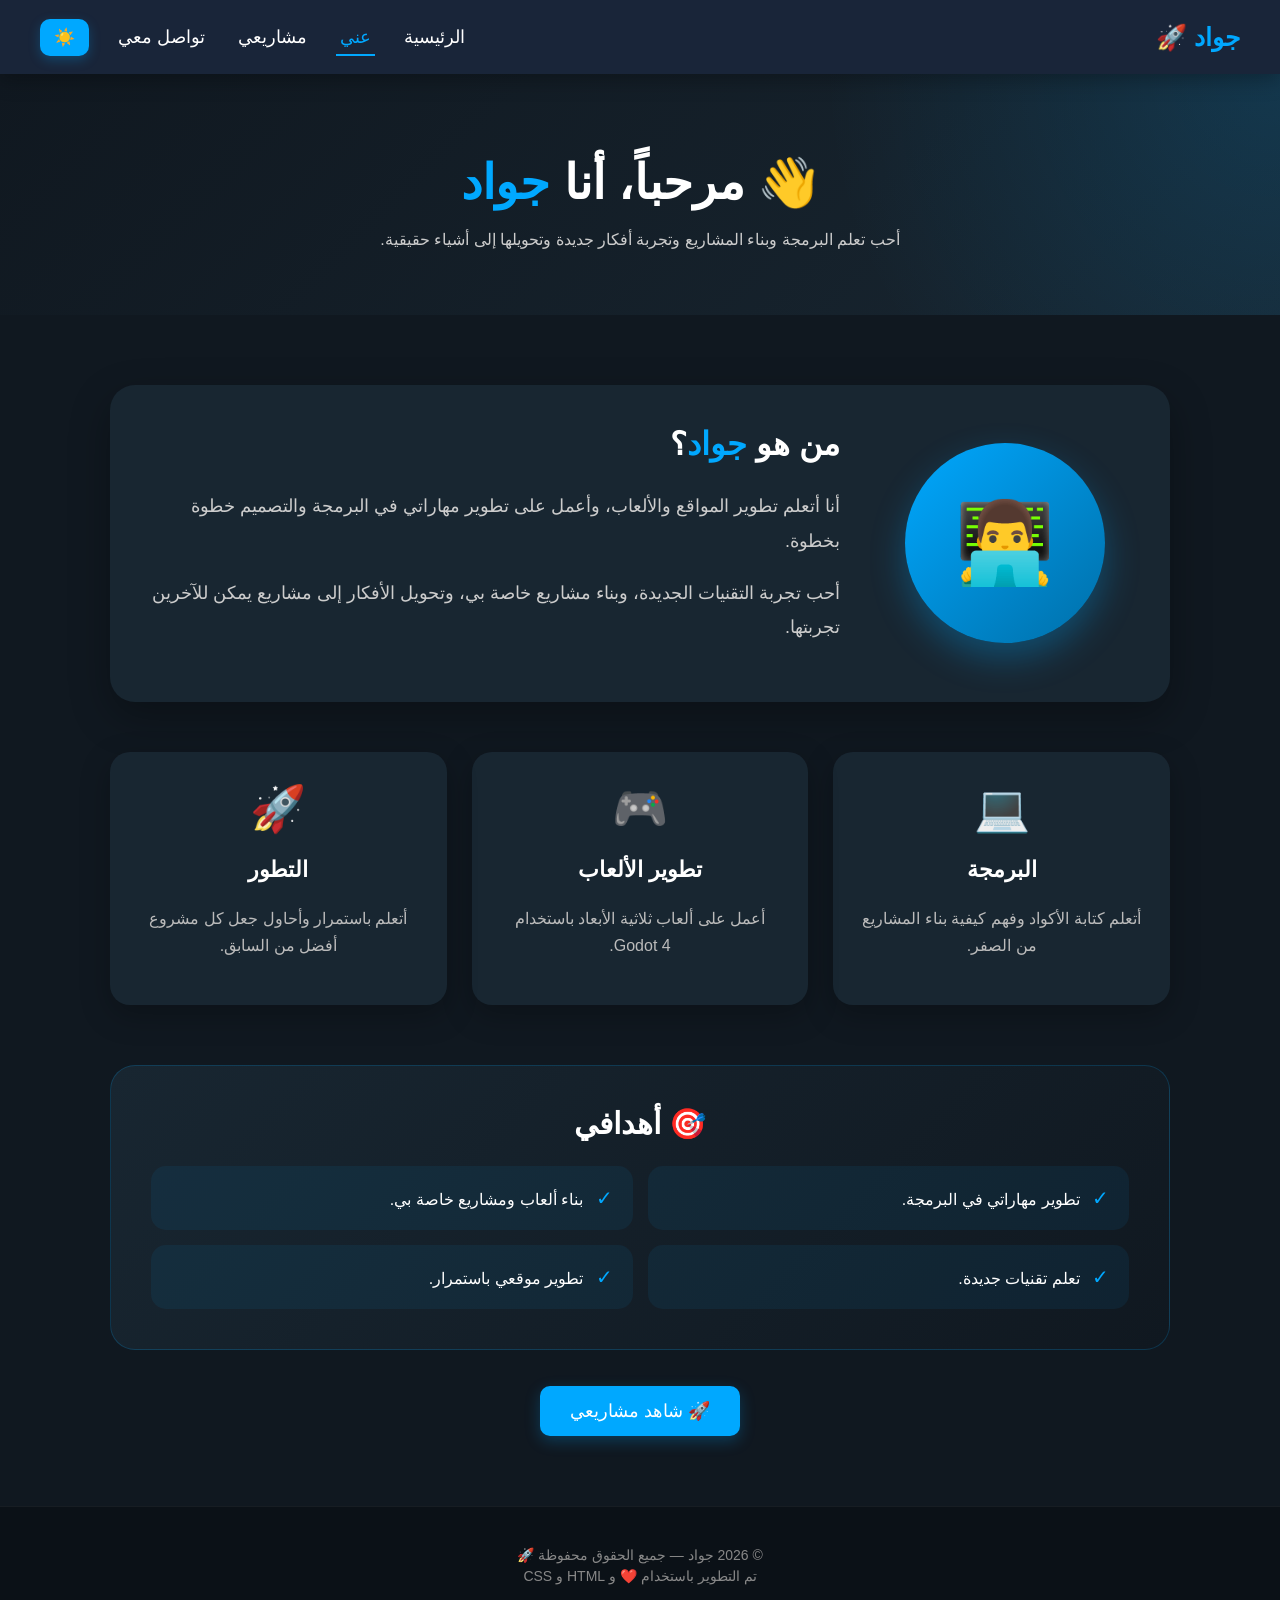
<file: about.html>
<!DOCTYPE html>
<html lang="ar" dir="rtl">

<head>
    <meta charset="UTF-8">
    <meta name="viewport" content="width=device-width, initial-scale=1.0">

    <title>عني | جواد</title>

    <link rel="stylesheet" href="style.css">

    <style>

        /* =========================
           صفحة عني
        ========================== */

        .about-hero {
            padding: 80px 20px 60px;

            background:
                radial-gradient(
                    circle at top right,
                    rgba(0, 168, 255, 0.15),
                    transparent 35%
                ),
                linear-gradient(
                    135deg,
                    #101820,
                    #182631
                );
        }

        .about-hero h1 {
            font-size: 48px;

            margin: 0 0 15px;
        }

        .about-hero h1 span {
            color: #00a8ff;
        }

        .about-hero p {
            max-width: 700px;

            margin: auto;

            color: #cccccc;

            line-height: 1.8;
        }


        /* =========================
           بطاقة التعريف
        ========================== */

        .about-container {
            max-width: 1100px;

            margin: auto;

            padding: 70px 20px;
        }

        .about-profile {
            display: grid;

            grid-template-columns: 250px 1fr;

            gap: 40px;

            align-items: center;

            padding: 40px;

            background: #182631;

            border-radius: 25px;

            box-shadow:
                0 15px 40px rgba(0, 0, 0, 0.3);

            text-align: right;
        }


        .profile-icon {
            width: 200px;
            height: 200px;

            margin: auto;

            display: flex;

            justify-content: center;
            align-items: center;

            border-radius: 50%;

            background:
                linear-gradient(
                    135deg,
                    #00a8ff,
                    #006fa8
                );

            font-size: 80px;

            box-shadow:
                0 15px 35px rgba(0, 168, 255, 0.3);
        }

        .about-profile h2 {
            font-size: 32px;

            margin-top: 0;
        }

        .about-profile h2 span {
            color: #00a8ff;
        }

        .about-profile p {
            color: #cccccc;

            font-size: 18px;

            line-height: 1.9;
        }


        /* =========================
           بطاقات المعلومات
        ========================== */

        .about-grid {
            display: grid;

            grid-template-columns:
                repeat(3, 1fr);

            gap: 25px;

            margin-top: 50px;
        }

        .about-box {
            padding: 30px 25px;

            background: #182631;

            border-radius: 20px;

            box-shadow:
                0 10px 30px rgba(0, 0, 0, 0.25);

            transition: 0.35s;

            text-align: center;
        }

        .about-box:hover {
            transform: translateY(-8px);

            box-shadow:
                0 15px 35px rgba(0, 168, 255, 0.12);
        }

        .about-box .icon {
            font-size: 45px;

            margin-bottom: 15px;
        }

        .about-box h3 {
            font-size: 22px;
        }

        .about-box p {
            color: #bbbbbb;

            font-size: 16px;

            line-height: 1.7;
        }


        /* =========================
           الأهداف
        ========================== */

        .goals {
            margin-top: 60px;

            padding: 40px;

            background:
                linear-gradient(
                    135deg,
                    #182631,
                    #101820
                );

            border-radius: 25px;

            border: 1px solid rgba(0, 168, 255, 0.2);
        }

        .goals h2 {
            font-size: 30px;

            margin-top: 0;
        }

        .goal-list {
            display: grid;

            grid-template-columns:
                repeat(2, 1fr);

            gap: 15px;

            margin-top: 25px;
        }

        .goal {
            padding: 20px;

            background: rgba(0, 168, 255, 0.07);

            border-radius: 15px;

            text-align: right;

            transition: 0.3s;
        }

        .goal:hover {
            transform: translateX(-5px);

            background: rgba(0, 168, 255, 0.12);
        }

        .goal span {
            color: #00a8ff;

            font-size: 20px;

            margin-left: 8px;
        }


        /* =========================
           الوضع الفاتح
        ========================== */

        body.light-mode .about-hero {
            background:
                radial-gradient(
                    circle at top right,
                    rgba(0, 119, 204, 0.12),
                    transparent 35%
                ),
                linear-gradient(
                    135deg,
                    #ffffff,
                    #eaf4ff
                );
        }

        body.light-mode .about-hero p {
            color: #555555;
        }

        body.light-mode .about-profile,
        body.light-mode .about-box {
            background: white;

            box-shadow:
                0 10px 30px rgba(0, 0, 0, 0.1);
        }

        body.light-mode .about-profile p,
        body.light-mode .about-box p {
            color: #555555;
        }

        body.light-mode .goals {
            background:
                linear-gradient(
                    135deg,
                    #ffffff,
                    #eaf4ff
                );
        }


        /* =========================
           الهاتف
        ========================== */

        @media (max-width: 800px) {

            .about-profile {
                grid-template-columns: 1fr;

                text-align: center;
            }

            .about-grid {
                grid-template-columns: 1fr;
            }

            .goal-list {
                grid-template-columns: 1fr;
            }

        }

        @media (max-width: 600px) {

            .about-hero h1 {
                font-size: 36px;
            }

            .about-profile {
                padding: 30px 20px;
            }

            .profile-icon {
                width: 150px;
                height: 150px;

                font-size: 60px;
            }

            .goals {
                padding: 30px 20px;
            }

        }

    </style>
</head>


<body>

    <!-- =========================
         شريط التنقل
    ========================== -->

    <nav class="navbar">

        <h2>جواد 🚀</h2>

        <div class="nav-links">

            <a href="index.html">
                الرئيسية
            </a>

            <a href="about.html" class="active">
                عني
            </a>

            <a href="projects.html">
                مشاريعي
            </a>

            <a href="contact.html">
                تواصل معي
            </a>

            <button
                id="theme-button"
                class="theme-button">
                ☀️
            </button>

        </div>

    </nav>


    <!-- =========================
         المقدمة
    ========================== -->

    <section class="about-hero">

        <h1>
            👋 مرحباً، أنا
            <span>جواد</span>
        </h1>

        <p>
            أحب تعلم البرمجة وبناء المشاريع
            وتجربة أفكار جديدة وتحويلها إلى
            أشياء حقيقية.
        </p>

    </section>


    <!-- =========================
         المحتوى
    ========================== -->

    <main class="about-container">


        <!-- بطاقة التعريف -->

        <div class="about-profile">

            <div class="profile-icon">
                👨‍💻
            </div>

            <div>

                <h2>
                    من هو <span>جواد</span>؟
                </h2>

                <p>
                    أنا أتعلم تطوير المواقع والألعاب،
                    وأعمل على تطوير مهاراتي في
                    البرمجة والتصميم خطوة بخطوة.
                </p>

                <p>
                    أحب تجربة التقنيات الجديدة،
                    وبناء مشاريع خاصة بي،
                    وتحويل الأفكار إلى مشاريع
                    يمكن للآخرين تجربتها.
                </p>

            </div>

        </div>


        <!-- معلومات -->

        <div class="about-grid">


            <div class="about-box">

                <div class="icon">
                    💻
                </div>

                <h3>
                    البرمجة
                </h3>

                <p>
                    أتعلم كتابة الأكواد وفهم
                    كيفية بناء المشاريع من الصفر.
                </p>

            </div>


            <div class="about-box">

                <div class="icon">
                    🎮
                </div>

                <h3>
                    تطوير الألعاب
                </h3>

                <p>
                    أعمل على ألعاب ثلاثية الأبعاد
                    باستخدام Godot 4.
                </p>

            </div>


            <div class="about-box">

                <div class="icon">
                    🚀
                </div>

                <h3>
                    التطور
                </h3>

                <p>
                    أتعلم باستمرار وأحاول جعل
                    كل مشروع أفضل من السابق.
                </p>

            </div>


        </div>


        <!-- الأهداف -->

        <div class="goals">

            <h2>
                🎯 أهدافي
            </h2>

            <div class="goal-list">

                <div class="goal">

                    <span>✓</span>

                    تطوير مهاراتي في البرمجة.

                </div>


                <div class="goal">

                    <span>✓</span>

                    بناء ألعاب ومشاريع خاصة بي.

                </div>


                <div class="goal">

                    <span>✓</span>

                    تعلم تقنيات جديدة.

                </div>


                <div class="goal">

                    <span>✓</span>

                    تطوير موقعي باستمرار.

                </div>

            </div>

        </div>


        <br><br>


        <a href="projects.html" class="button">
            🚀 شاهد مشاريعي
        </a>

    </main>


    <!-- =========================
         Footer
    ========================== -->

    <footer>

        <p>
            © 2026 جواد — جميع الحقوق محفوظة 🚀
        </p>

        <p>
            تم التطوير باستخدام ❤️ و HTML و CSS
        </p>

    </footer>


    <!-- =========================
         الوضع الليلي / الفاتح
    ========================== -->

    <script>

        const themeButton =
            document.getElementById("theme-button");

        const savedTheme =
            localStorage.getItem("theme");


        if (savedTheme === "light") {

            document.body.classList.add("light-mode");

            themeButton.textContent = "🌙";

        }


        themeButton.addEventListener(
            "click",
            function () {

                document.body.classList.toggle(
                    "light-mode"
                );


                if (
                    document.body.classList.contains(
                        "light-mode"
                    )
                ) {

                    themeButton.textContent = "🌙";

                    localStorage.setItem(
                        "theme",
                        "light"
                    );

                } else {

                    themeButton.textContent = "☀️";

                    localStorage.setItem(
                        "theme",
                        "dark"
                    );

                }

            }
        );

    </script>

</body>

</html>
</file>
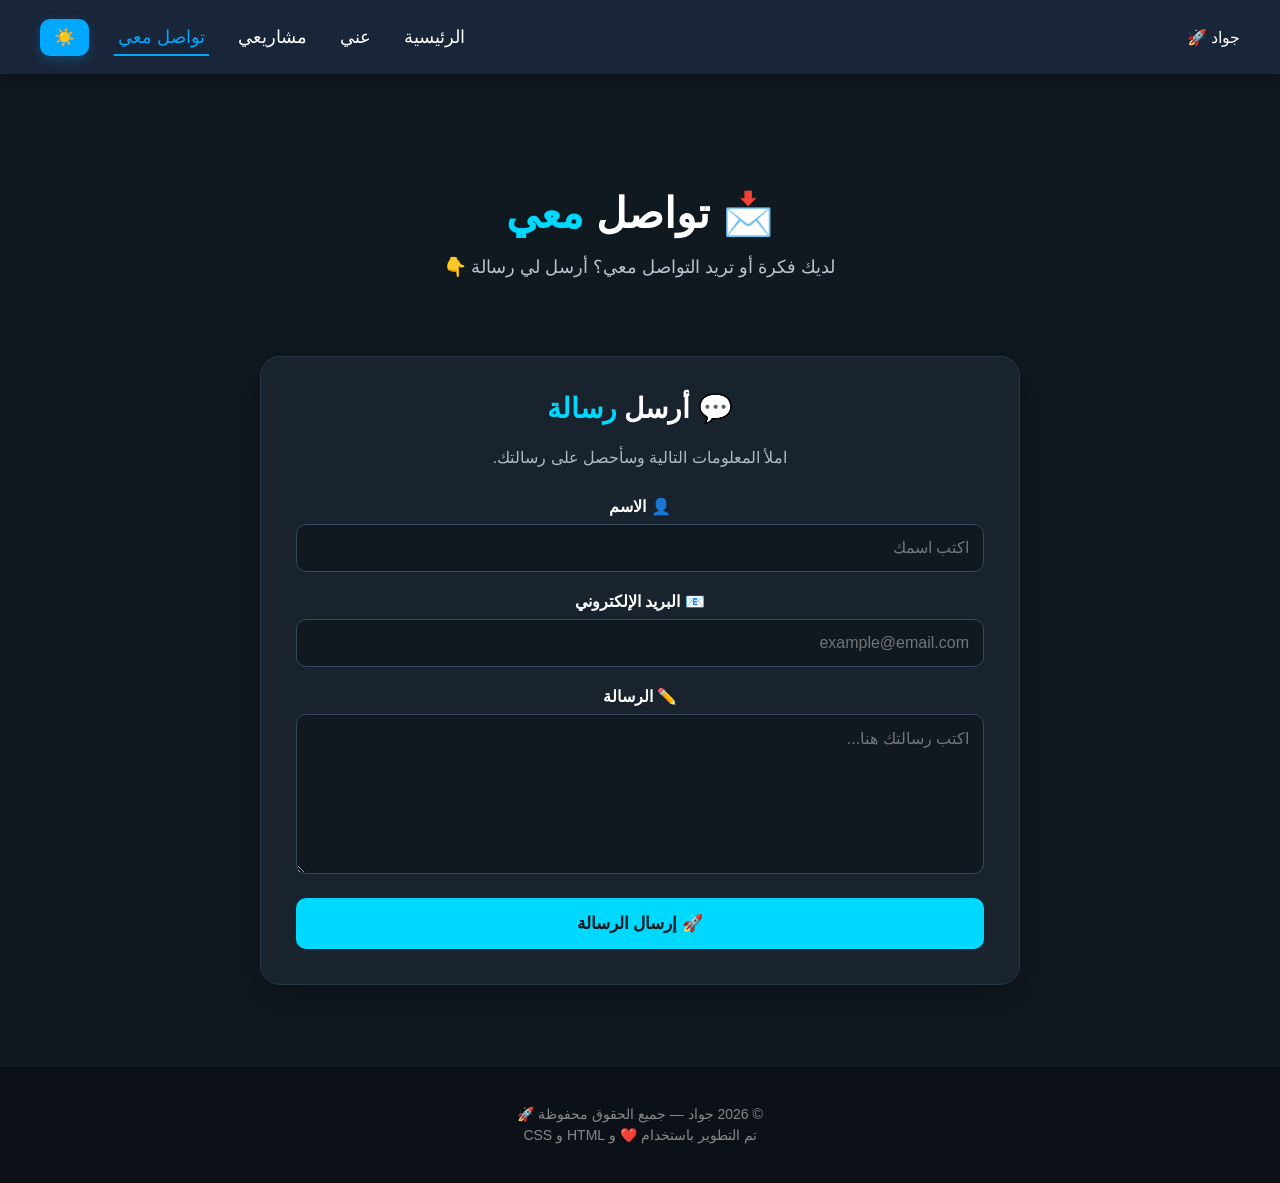
<file: contact.html>
<!DOCTYPE html>
<html lang="ar" dir="rtl">

<head>
    <meta charset="UTF-8">
    <meta name="viewport" content="width=device-width, initial-scale=1.0">

    <title>تواصل معي | جواد</title>

    <link rel="stylesheet" href="style.css">

    <style>
        .contact-hero {
            text-align: center;
            padding: 80px 20px 40px;
        }

        .contact-hero h1 {
            font-size: 42px;
            margin-bottom: 15px;
        }

        .contact-hero h1 span {
            color: #00d9ff;
        }

        .contact-hero p {
            color: #b8c4d0;
            font-size: 18px;
        }

        .contact-container {
            max-width: 800px;
            margin: 20px auto 80px;
            padding: 0 20px;
        }

        .contact-card {
            background: #18232e;
            border: 1px solid #263746;
            border-radius: 20px;
            padding: 35px;
            box-shadow: 0 15px 40px rgba(0, 0, 0, 0.25);
        }

        .contact-card h2 {
            margin-top: 0;
            font-size: 28px;
        }

        .contact-card h2 span {
            color: #00d9ff;
        }

        .contact-card p {
            color: #aebbc7;
            margin-bottom: 30px;
        }

        .form-group {
            margin-bottom: 20px;
        }

        .form-group label {
            display: block;
            margin-bottom: 8px;
            font-weight: bold;
        }

        .form-group input,
        .form-group textarea {
            width: 100%;
            box-sizing: border-box;
            padding: 14px;
            border: 1px solid #34495e;
            border-radius: 10px;
            background: #101820;
            color: white;
            font-size: 16px;
            outline: none;
            transition: 0.3s;
            font-family: Arial, sans-serif;
        }

        .form-group input:focus,
        .form-group textarea:focus {
            border-color: #00d9ff;
            box-shadow: 0 0 10px rgba(0, 217, 255, 0.15);
        }

        .form-group textarea {
            min-height: 160px;
            resize: vertical;
        }

        .send-button {
            width: 100%;
            padding: 15px;
            border: none;
            border-radius: 10px;
            background: #00d9ff;
            color: #101820;
            font-size: 17px;
            font-weight: bold;
            cursor: pointer;
            transition: 0.3s;
        }

        .send-button:hover {
            transform: translateY(-2px);
            box-shadow: 0 8px 20px rgba(0, 217, 255, 0.25);
        }

        #loading {
            display: none;
            text-align: center;
            margin-top: 20px;
            color: #00d9ff;
            font-weight: bold;
        }

        /* الوضع الفاتح */
        body.light-mode .contact-hero p {
            color: #555;
        }

        body.light-mode .contact-card {
            background: white;
            border-color: #ddd;
            box-shadow: 0 10px 30px rgba(0, 0, 0, 0.08);
        }

        body.light-mode .contact-card p {
            color: #666;
        }

        body.light-mode .form-group input,
        body.light-mode .form-group textarea {
            background: #f5f7fa;
            color: #222;
            border-color: #ccc;
        }

        body.light-mode .form-group input:focus,
        body.light-mode .form-group textarea:focus {
            border-color: #00a8c6;
        }
    </style>
</head>

<body>

    <!-- شريط التنقل -->
    <nav class="navbar">

        <div class="logo">
            جواد 🚀
        </div>

        <div class="nav-links">
            <a href="index.html">الرئيسية</a>
            <a href="about.html">عني</a>
            <a href="projects.html">مشاريعي</a>
            <a href="contact.html" class="active">تواصل معي</a>

            <button id="theme-button" class="theme-button">
                ☀️
            </button>
        </div>

    </nav>


    <!-- مقدمة الصفحة -->
    <section class="contact-hero">

        <h1>
            📩 تواصل <span>معي</span>
        </h1>

        <p>
            لديك فكرة أو تريد التواصل معي؟ أرسل لي رسالة 👇
        </p>

    </section>


    <!-- نموذج التواصل -->
    <main class="contact-container">

        <div class="contact-card">

            <h2>
                💬 أرسل <span>رسالة</span>
            </h2>

            <p>
                املأ المعلومات التالية وسأحصل على رسالتك.
            </p>


            <form id="contact-form">

                <div class="form-group">
                    <label for="name">👤 الاسم</label>

                    <input
                        type="text"
                        id="name"
                        name="name"
                        placeholder="اكتب اسمك"
                        required
                    >
                </div>


                <div class="form-group">
                    <label for="email">📧 البريد الإلكتروني</label>

                    <input
                        type="email"
                        id="email"
                        name="email"
                        placeholder="example@email.com"
                        required
                    >
                </div>


                <div class="form-group">
                    <label for="message">✏️ الرسالة</label>

                    <textarea
                        id="message"
                        name="message"
                        placeholder="اكتب رسالتك هنا..."
                        required
                    ></textarea>
                </div>


                <button
                    type="submit"
                    class="send-button"
                    id="send-button"
                >
                    🚀 إرسال الرسالة
                </button>

            </form>


            <div id="loading">
                ⏳ جارٍ إرسال الرسالة...
            </div>

        </div>

    </main>


    <!-- التذييل -->
    <footer>

        <p>
            © 2026 جواد — جميع الحقوق محفوظة 🚀
        </p>

        <p>
            تم التطوير باستخدام ❤️ و HTML و CSS
        </p>

    </footer>


    <script>

        /* =========================
           الوضع الليلي / الفاتح
        ========================= */

        const themeButton = document.getElementById("theme-button");

        const savedTheme = localStorage.getItem("theme");

        if (savedTheme === "light") {

            document.body.classList.add("light-mode");
            themeButton.textContent = "🌙";

        }


        themeButton.addEventListener("click", function () {

            document.body.classList.toggle("light-mode");

            if (document.body.classList.contains("light-mode")) {

                themeButton.textContent = "🌙";
                localStorage.setItem("theme", "light");

            } else {

                themeButton.textContent = "☀️";
                localStorage.setItem("theme", "dark");

            }

        });


        /* =========================
           إرسال النموذج
        ========================= */

        const form = document.getElementById("contact-form");
        const loading = document.getElementById("loading");
        const sendButton = document.getElementById("send-button");


        form.addEventListener("submit", async function (event) {

            event.preventDefault();

            loading.style.display = "block";
            sendButton.disabled = true;
            sendButton.textContent = "⏳ جارٍ الإرسال...";


            const formData = new FormData(form);


            try {

                const response = await fetch(
                    "https://formspree.io/f/xdeodwnq",
                    {
                        method: "POST",
                        body: formData,
                        headers: {
                            "Accept": "application/json"
                        }
                    }
                );


                if (response.ok) {

                    window.location.href = "success.html";

                } else {

                    loading.style.display = "none";
                    sendButton.disabled = false;
                    sendButton.textContent = "🚀 إرسال الرسالة";

                    alert("❌ حدث خطأ أثناء إرسال الرسالة.");

                }

            } catch (error) {

                loading.style.display = "none";
                sendButton.disabled = false;
                sendButton.textContent = "🚀 إرسال الرسالة";

                alert("❌ تعذر إرسال الرسالة. تحقق من اتصال الإنترنت.");

            }

        });

    </script>

</body>

</html>
</file>
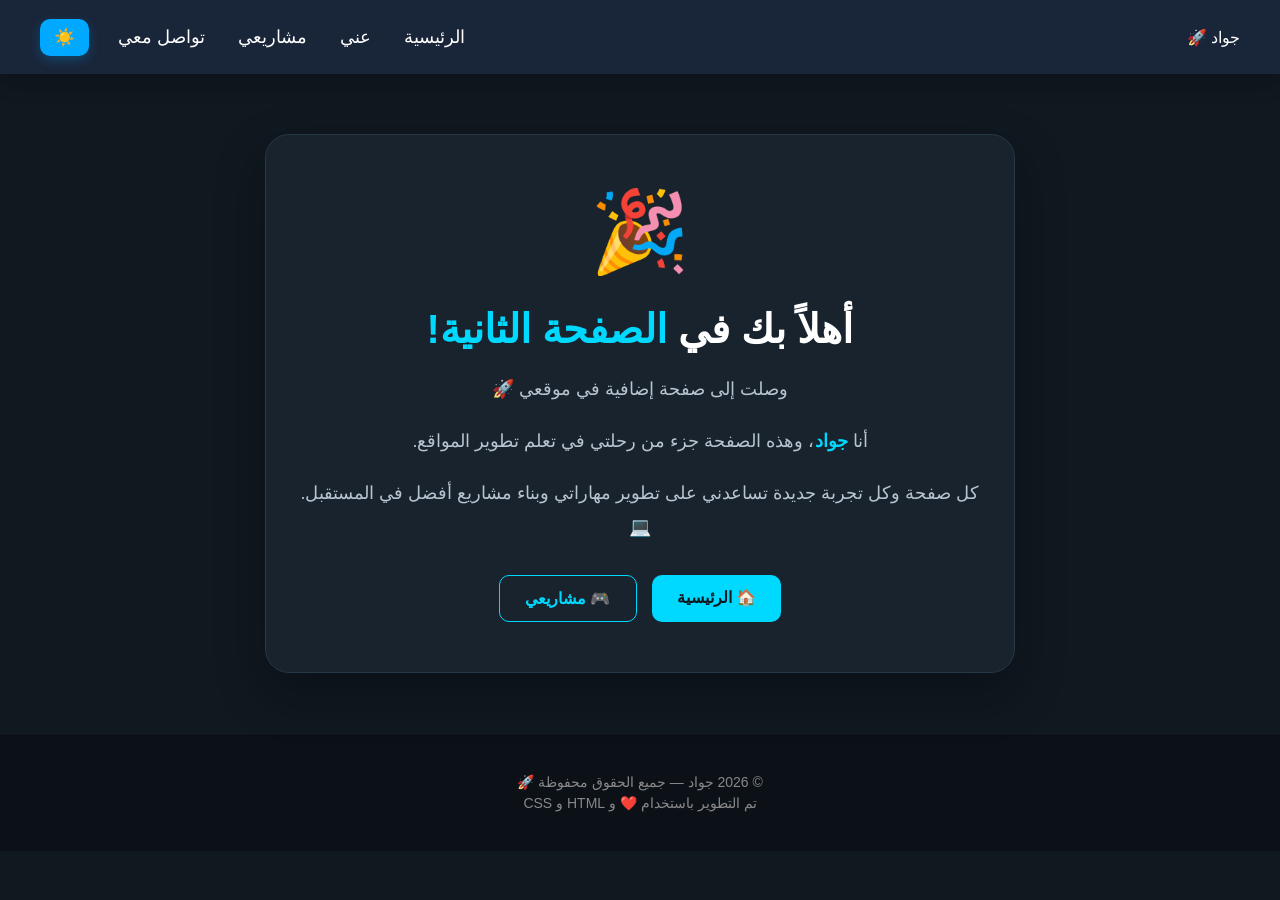
<file: page2.html>
<!DOCTYPE html>
<html lang="ar" dir="rtl">

<head>
    <meta charset="UTF-8">
    <meta name="viewport" content="width=device-width, initial-scale=1.0">

    <title>الصفحة الثانية | جواد</title>

    <link rel="stylesheet" href="style.css">

    <style>
        .page-hero {
            min-height: 65vh;
            display: flex;
            justify-content: center;
            align-items: center;
            padding: 60px 20px;
        }

        .page-card {
            max-width: 750px;
            width: 100%;
            text-align: center;
            background: #18232e;
            border: 1px solid #263746;
            border-radius: 24px;
            padding: 50px 30px;
            box-shadow: 0 20px 50px rgba(0, 0, 0, 0.3);
            animation: pageAppear 0.7s ease;
        }

        @keyframes pageAppear {
            from {
                opacity: 0;
                transform: translateY(30px);
            }

            to {
                opacity: 1;
                transform: translateY(0);
            }
        }

        .page-icon {
            font-size: 80px;
            margin-bottom: 20px;
            animation: floating 3s ease-in-out infinite;
        }

        .page-card h1 {
            font-size: 40px;
            margin-bottom: 20px;
        }

        .page-card h1 span {
            color: #00d9ff;
        }

        .page-card p {
            color: #b8c4d0;
            font-size: 18px;
            line-height: 1.9;
            margin-bottom: 15px;
        }

        .page-card .highlight {
            color: #00d9ff;
            font-weight: bold;
        }

        .page-buttons {
            display: flex;
            justify-content: center;
            gap: 15px;
            flex-wrap: wrap;
            margin-top: 30px;
        }

        .page-button {
            display: inline-block;
            padding: 13px 25px;
            border-radius: 10px;
            background: #00d9ff;
            color: #101820;
            text-decoration: none;
            font-weight: bold;
            transition: 0.3s;
        }

        .page-button:hover {
            transform: translateY(-3px);
            box-shadow: 0 8px 20px rgba(0, 217, 255, 0.25);
        }

        .page-button.secondary {
            background: transparent;
            color: #00d9ff;
            border: 1px solid #00d9ff;
        }

        body.light-mode .page-card {
            background: white;
            border-color: #ddd;
            box-shadow: 0 15px 40px rgba(0, 0, 0, 0.08);
        }

        body.light-mode .page-card p {
            color: #666;
        }

        body.light-mode .page-button.secondary {
            color: #008eaa;
            border-color: #008eaa;
        }

        @media (max-width: 700px) {

            .page-card {
                padding: 40px 20px;
            }

            .page-card h1 {
                font-size: 30px;
            }

            .page-card p {
                font-size: 16px;
            }

            .page-icon {
                font-size: 65px;
            }

            .page-buttons {
                flex-direction: column;
            }

            .page-button {
                text-align: center;
            }
        }
    </style>
</head>

<body>

    <!-- شريط التنقل -->
    <nav class="navbar">

        <div class="logo">
            جواد 🚀
        </div>

        <div class="nav-links">

            <a href="index.html">الرئيسية</a>

            <a href="about.html">عني</a>

            <a href="projects.html">مشاريعي</a>

            <a href="contact.html">تواصل معي</a>

            <button id="theme-button" class="theme-button">
                ☀️
            </button>

        </div>

    </nav>


    <!-- محتوى الصفحة -->
    <main class="page-hero">

        <div class="page-card">

            <div class="page-icon">
                🎉
            </div>

            <h1>
                أهلاً بك في <span>الصفحة الثانية!</span>
            </h1>

            <p>
                وصلت إلى صفحة إضافية في موقعي 🚀
            </p>

            <p>
                أنا <span class="highlight">جواد</span>،
                وهذه الصفحة جزء من رحلتي في تعلم تطوير المواقع.
            </p>

            <p>
                كل صفحة وكل تجربة جديدة تساعدني على تطوير مهاراتي
                وبناء مشاريع أفضل في المستقبل. 💻
            </p>


            <div class="page-buttons">

                <a href="index.html" class="page-button">
                    🏠 الرئيسية
                </a>

                <a href="projects.html" class="page-button secondary">
                    🎮 مشاريعي
                </a>

            </div>

        </div>

    </main>


    <!-- التذييل -->
    <footer>

        <p>
            © 2026 جواد — جميع الحقوق محفوظة 🚀
        </p>

        <p>
            تم التطوير باستخدام ❤️ و HTML و CSS
        </p>

    </footer>


    <!-- الوضع الليلي / الفاتح -->
    <script>

        const themeButton = document.getElementById("theme-button");

        const savedTheme = localStorage.getItem("theme");

        if (savedTheme === "light") {

            document.body.classList.add("light-mode");

            themeButton.textContent = "🌙";

        }


        themeButton.addEventListener("click", function () {

            document.body.classList.toggle("light-mode");

            if (document.body.classList.contains("light-mode")) {

                themeButton.textContent = "🌙";

                localStorage.setItem("theme", "light");

            } else {

                themeButton.textContent = "☀️";

                localStorage.setItem("theme", "dark");

            }

        });

    </script>

</body>

</html>
</file>
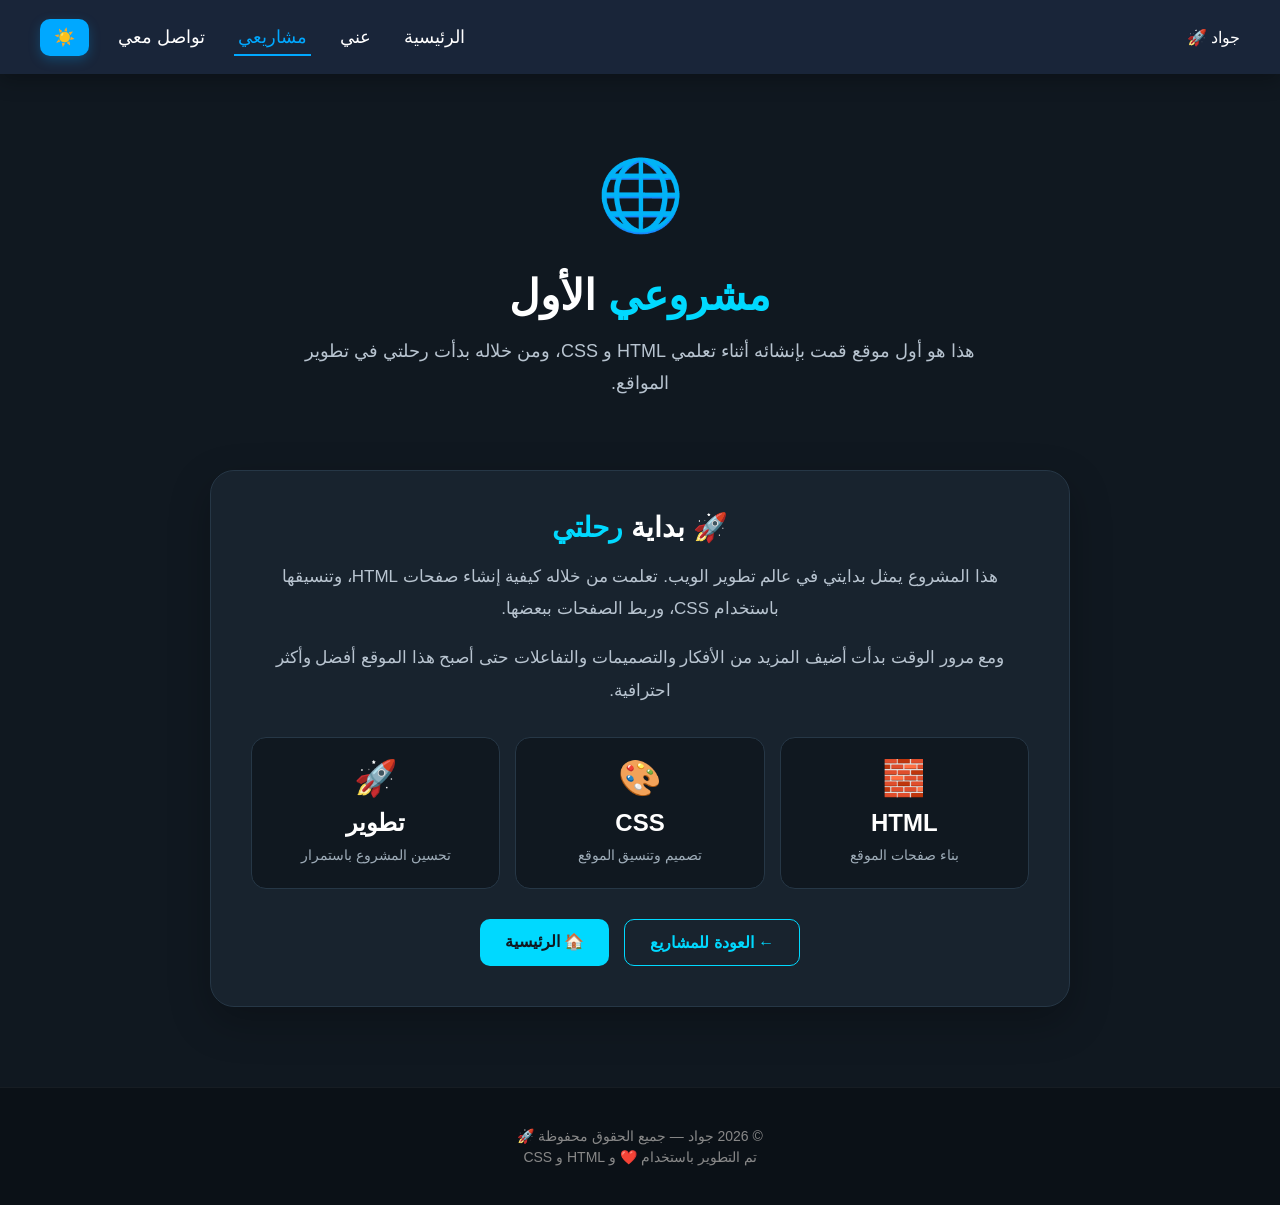
<file: project1.html>
<!DOCTYPE html>
<html lang="ar" dir="rtl">

<head>
    <meta charset="UTF-8">
    <meta name="viewport" content="width=device-width, initial-scale=1.0">

    <title>مشروعي الأول | جواد</title>

    <link rel="stylesheet" href="style.css">

    <style>
        .project-hero {
            text-align: center;
            padding: 80px 20px 40px;
        }

        .project-icon {
            font-size: 70px;
            margin-bottom: 15px;
            animation: floating 3s ease-in-out infinite;
        }

        .project-hero h1 {
            font-size: 42px;
            margin-bottom: 15px;
        }

        .project-hero h1 span {
            color: #00d9ff;
        }

        .project-hero p {
            max-width: 700px;
            margin: auto;
            color: #b8c4d0;
            font-size: 18px;
            line-height: 1.8;
        }

        .project-container {
            max-width: 900px;
            margin: 30px auto 80px;
            padding: 0 20px;
        }

        .project-card {
            background: #18232e;
            border: 1px solid #263746;
            border-radius: 24px;
            padding: 40px;
            box-shadow: 0 15px 40px rgba(0, 0, 0, 0.25);
        }

        .project-card h2 {
            font-size: 28px;
            margin-top: 0;
            margin-bottom: 15px;
        }

        .project-card h2 span {
            color: #00d9ff;
        }

        .project-card p {
            color: #b8c4d0;
            line-height: 1.9;
            font-size: 17px;
        }

        .project-features {
            display: grid;
            grid-template-columns: repeat(3, 1fr);
            gap: 15px;
            margin: 30px 0;
        }

        .feature {
            background: #101820;
            border: 1px solid #263746;
            border-radius: 15px;
            padding: 20px;
            text-align: center;
            transition: 0.3s;
        }

        .feature:hover {
            transform: translateY(-5px);
            border-color: #00d9ff;
        }

        .feature-icon {
            font-size: 35px;
            margin-bottom: 10px;
        }

        .feature h3 {
            margin: 5px 0;
        }

        .feature p {
            font-size: 14px;
            margin: 0;
            color: #9eacb8;
        }

        .project-buttons {
            display: flex;
            justify-content: center;
            gap: 15px;
            flex-wrap: wrap;
            margin-top: 30px;
        }

        .project-button {
            display: inline-block;
            padding: 13px 25px;
            border-radius: 10px;
            background: #00d9ff;
            color: #101820;
            text-decoration: none;
            font-weight: bold;
            transition: 0.3s;
        }

        .project-button:hover {
            transform: translateY(-3px);
            box-shadow: 0 8px 20px rgba(0, 217, 255, 0.25);
        }

        .project-button.secondary {
            background: transparent;
            color: #00d9ff;
            border: 1px solid #00d9ff;
        }

        body.light-mode .project-hero p {
            color: #555;
        }

        body.light-mode .project-card {
            background: white;
            border-color: #ddd;
            box-shadow: 0 15px 40px rgba(0, 0, 0, 0.08);
        }

        body.light-mode .project-card p {
            color: #666;
        }

        body.light-mode .feature {
            background: #f5f7fa;
            border-color: #ddd;
        }

        body.light-mode .feature p {
            color: #666;
        }

        body.light-mode .project-button.secondary {
            color: #008eaa;
            border-color: #008eaa;
        }

        @media (max-width: 700px) {

            .project-hero h1 {
                font-size: 32px;
            }

            .project-features {
                grid-template-columns: 1fr;
            }

            .project-card {
                padding: 25px 20px;
            }

            .project-buttons {
                flex-direction: column;
            }

            .project-button {
                text-align: center;
            }
        }
    </style>
</head>

<body>

    <!-- شريط التنقل -->
    <nav class="navbar">

        <div class="logo">
            جواد 🚀
        </div>

        <div class="nav-links">

            <a href="index.html">الرئيسية</a>

            <a href="about.html">عني</a>

            <a href="projects.html" class="active">مشاريعي</a>

            <a href="contact.html">تواصل معي</a>

            <button id="theme-button" class="theme-button">
                ☀️
            </button>

        </div>

    </nav>


    <!-- مقدمة المشروع -->
    <section class="project-hero">

        <div class="project-icon">
            🌐
        </div>

        <h1>
            <span>مشروعي</span> الأول
        </h1>

        <p>
            هذا هو أول موقع قمت بإنشائه أثناء تعلمي
            HTML و CSS، ومن خلاله بدأت رحلتي في تطوير المواقع.
        </p>

    </section>


    <!-- تفاصيل المشروع -->
    <main class="project-container">

        <div class="project-card">

            <h2>
                🚀 بداية <span>رحلتي</span>
            </h2>

            <p>
                هذا المشروع يمثل بدايتي في عالم تطوير الويب.
                تعلمت من خلاله كيفية إنشاء صفحات HTML،
                وتنسيقها باستخدام CSS، وربط الصفحات ببعضها.
            </p>

            <p>
                ومع مرور الوقت بدأت أضيف المزيد من الأفكار
                والتصميمات والتفاعلات حتى أصبح هذا الموقع
                أفضل وأكثر احترافية.
            </p>


            <!-- مميزات المشروع -->
            <div class="project-features">

                <div class="feature">

                    <div class="feature-icon">
                        🧱
                    </div>

                    <h3>HTML</h3>

                    <p>
                        بناء صفحات الموقع
                    </p>

                </div>


                <div class="feature">

                    <div class="feature-icon">
                        🎨
                    </div>

                    <h3>CSS</h3>

                    <p>
                        تصميم وتنسيق الموقع
                    </p>

                </div>


                <div class="feature">

                    <div class="feature-icon">
                        🚀
                    </div>

                    <h3>تطوير</h3>

                    <p>
                        تحسين المشروع باستمرار
                    </p>

                </div>

            </div>


            <!-- الأزرار -->
            <div class="project-buttons">

                <a href="projects.html" class="project-button secondary">
                    ← العودة للمشاريع
                </a>

                <a href="index.html" class="project-button">
                    🏠 الرئيسية
                </a>

            </div>

        </div>

    </main>


    <!-- التذييل -->
    <footer>

        <p>
            © 2026 جواد — جميع الحقوق محفوظة 🚀
        </p>

        <p>
            تم التطوير باستخدام ❤️ و HTML و CSS
        </p>

    </footer>


    <!-- الوضع الليلي / الفاتح -->
    <script>

        const themeButton = document.getElementById("theme-button");

        const savedTheme = localStorage.getItem("theme");

        if (savedTheme === "light") {

            document.body.classList.add("light-mode");

            themeButton.textContent = "🌙";

        }


        themeButton.addEventListener("click", function () {

            document.body.classList.toggle("light-mode");

            if (document.body.classList.contains("light-mode")) {

                themeButton.textContent = "🌙";

                localStorage.setItem("theme", "light");

            } else {

                themeButton.textContent = "☀️";

                localStorage.setItem("theme", "dark");

            }

        });

    </script>

</body>

</html>
</file>
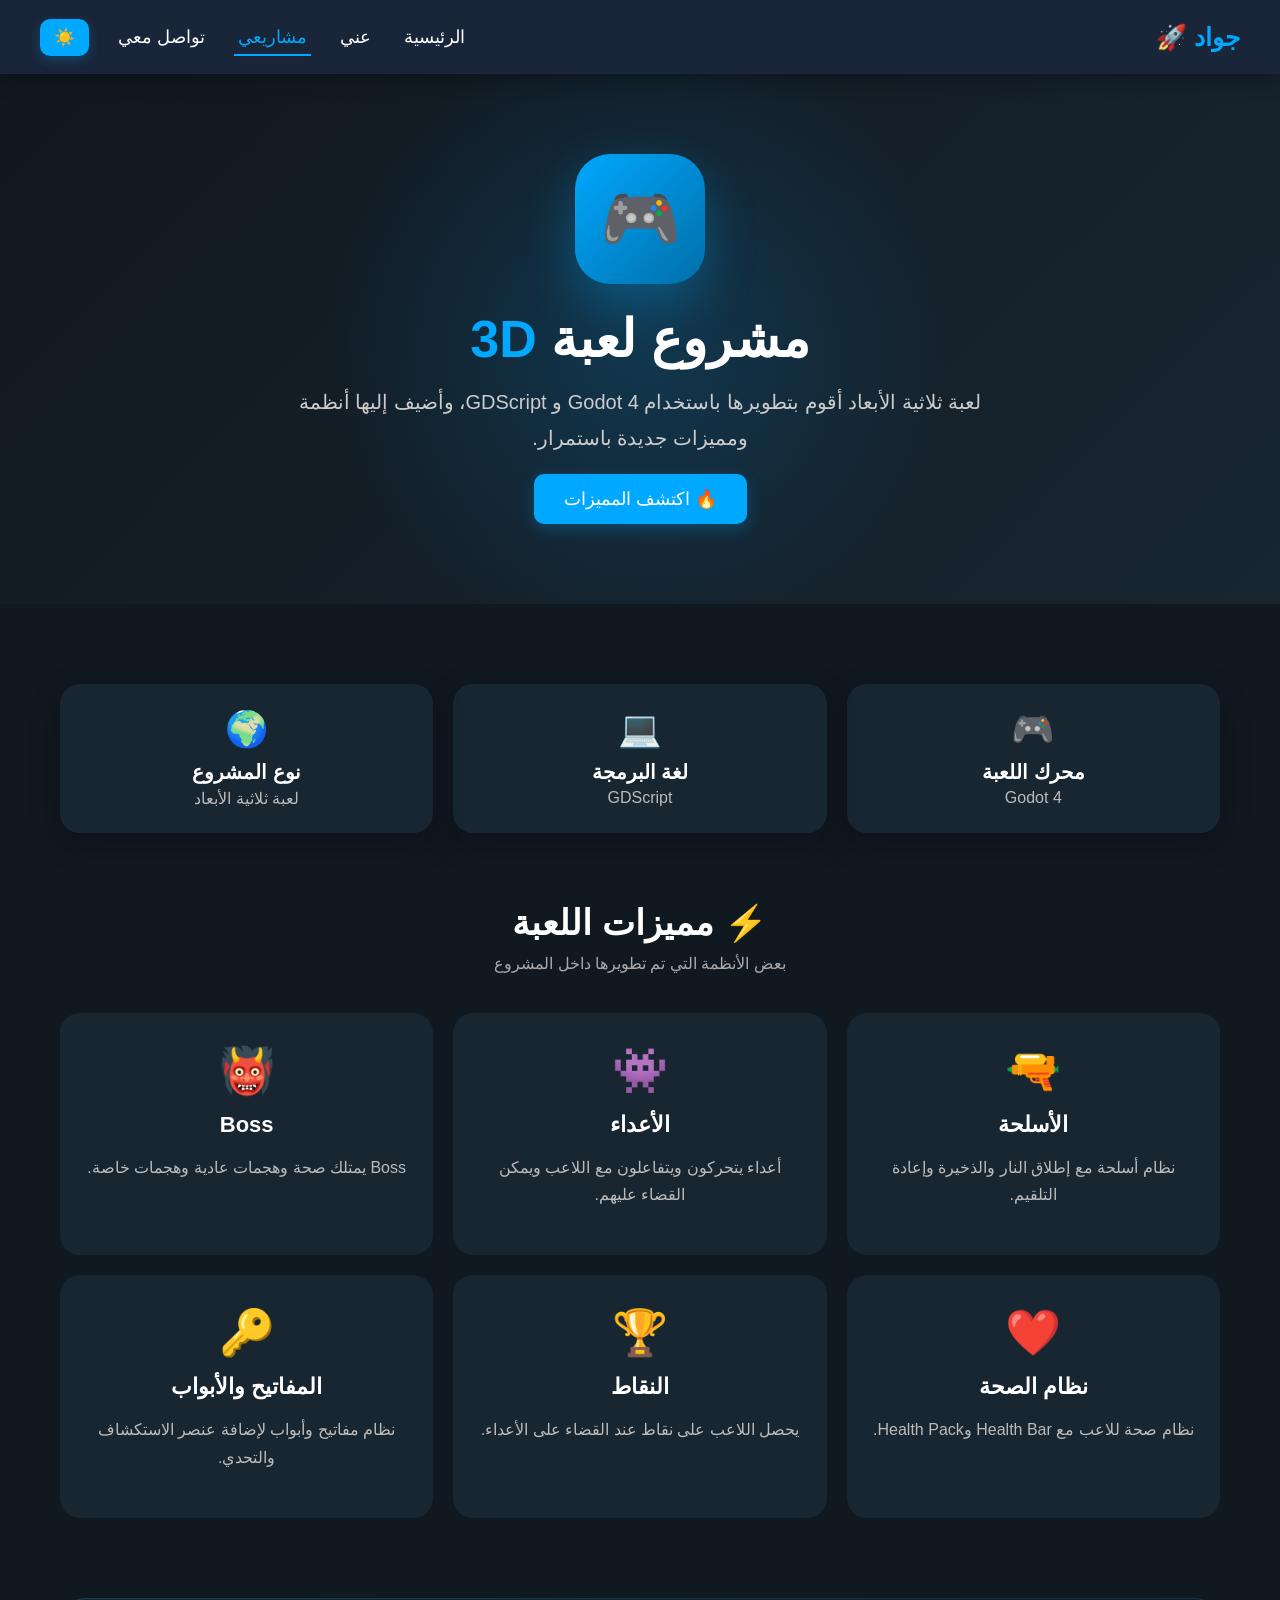
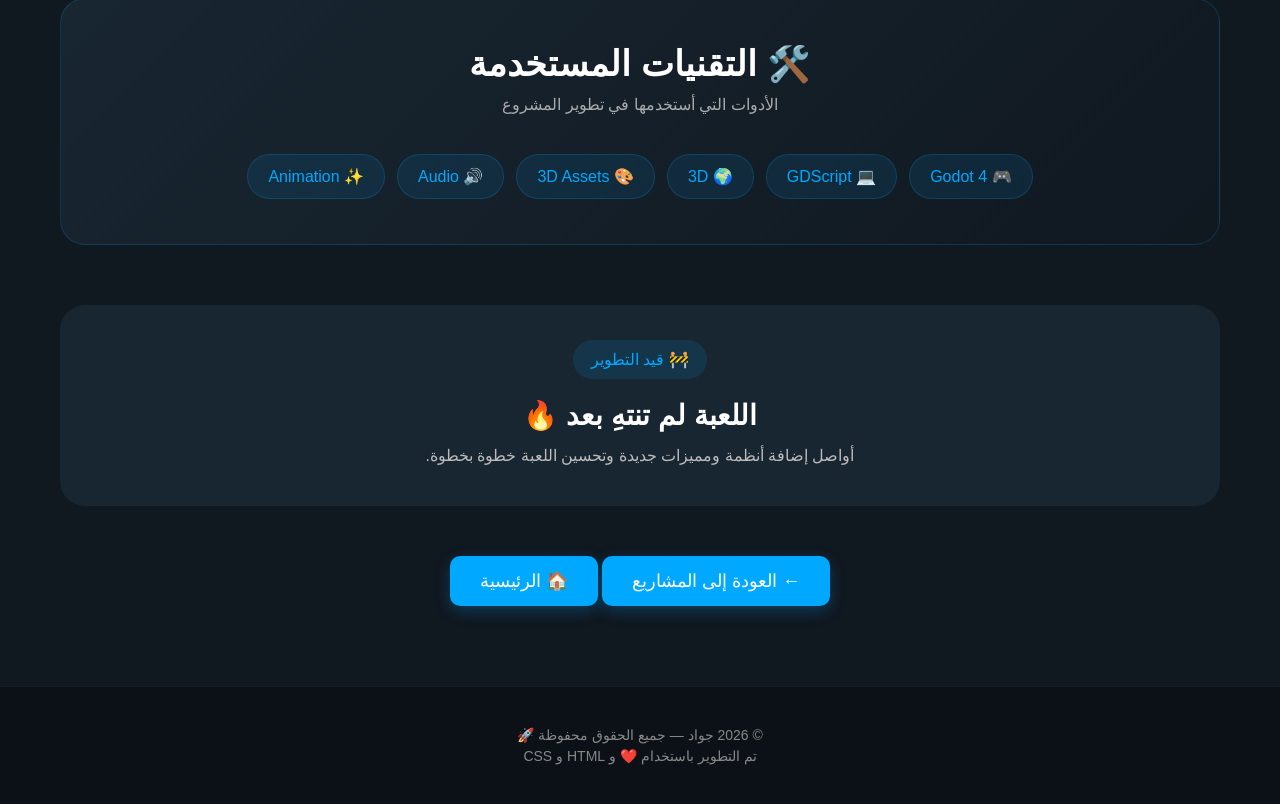
<file: project2.html>
<!DOCTYPE html>
<html lang="ar" dir="rtl">

<head>
    <meta charset="UTF-8">
    <meta name="viewport" content="width=device-width, initial-scale=1.0">

    <title>لعبة 3D | جواد</title>

    <link rel="stylesheet" href="style.css">

    <style>

        /* =========================
           رأس صفحة اللعبة
        ========================== */

        .game-hero {
            min-height: 500px;

            padding: 80px 20px;

            display: flex;
            flex-direction: column;

            justify-content: center;
            align-items: center;

            background:
                radial-gradient(
                    circle at center,
                    rgba(0, 168, 255, 0.18),
                    transparent 45%
                ),
                linear-gradient(
                    135deg,
                    #101820,
                    #182631
                );
        }

        .game-icon {
            width: 130px;
            height: 130px;

            display: flex;

            justify-content: center;
            align-items: center;

            border-radius: 35px;

            background:
                linear-gradient(
                    135deg,
                    #00a8ff,
                    #006fa8
                );

            font-size: 65px;

            box-shadow:
                0 20px 50px
                rgba(0, 168, 255, 0.3);

            margin-bottom: 25px;

            animation: floating 3s ease-in-out infinite;
        }

        @keyframes floating {

            0% {
                transform: translateY(0);
            }

            50% {
                transform: translateY(-10px);
            }

            100% {
                transform: translateY(0);
            }

        }

        .game-hero h1 {
            font-size: 52px;

            margin: 0 0 15px;
        }

        .game-hero h1 span {
            color: #00a8ff;
        }

        .game-hero p {
            max-width: 750px;

            color: #cccccc;

            font-size: 20px;

            line-height: 1.8;

            margin: 0;
        }


        /* =========================
           معلومات المشروع
        ========================== */

        .game-container {
            max-width: 1200px;

            margin: auto;

            padding: 80px 20px;
        }

        .game-info {
            display: grid;

            grid-template-columns:
                repeat(3, 1fr);

            gap: 20px;

            margin-bottom: 70px;
        }

        .info-card {
            padding: 25px;

            background: #182631;

            border-radius: 20px;

            box-shadow:
                0 10px 30px
                rgba(0, 0, 0, 0.25);

            transition: 0.3s;
        }

        .info-card:hover {
            transform: translateY(-7px);
        }

        .info-card span {
            display: block;

            font-size: 35px;

            margin-bottom: 10px;
        }

        .info-card h3 {
            margin: 5px 0;

            font-size: 20px;
        }

        .info-card p {
            margin: 0;

            color: #bbbbbb;

            font-size: 16px;
        }


        /* =========================
           عنوان القسم
        ========================== */

        .game-section-title {
            text-align: center;

            margin-bottom: 40px;
        }

        .game-section-title h2 {
            font-size: 35px;

            margin: 0 0 10px;
        }

        .game-section-title p {
            color: #aaaaaa;

            margin: 0;
        }


        /* =========================
           المميزات
        ========================== */

        .features-grid {
            display: grid;

            grid-template-columns:
                repeat(3, 1fr);

            gap: 20px;

            margin-bottom: 80px;
        }

        .feature-card {
            padding: 30px 25px;

            background: #182631;

            border-radius: 20px;

            border: 1px solid transparent;

            transition: 0.35s;

            text-align: center;
        }

        .feature-card:hover {
            transform: translateY(-8px);

            border-color: #00a8ff;

            box-shadow:
                0 15px 35px
                rgba(0, 168, 255, 0.12);
        }

        .feature-card .feature-icon {
            font-size: 45px;

            margin-bottom: 15px;
        }

        .feature-card h3 {
            font-size: 22px;

            margin: 10px 0;
        }

        .feature-card p {
            color: #bbbbbb;

            font-size: 16px;

            line-height: 1.7;
        }


        /* =========================
           التقنيات
        ========================== */

        .technologies {
            padding: 45px 30px;

            border-radius: 25px;

            background:
                linear-gradient(
                    135deg,
                    #182631,
                    #101820
                );

            border: 1px solid
                rgba(0, 168, 255, 0.2);

            margin-bottom: 60px;
        }

        .technology-list {
            display: flex;

            justify-content: center;

            flex-wrap: wrap;

            gap: 12px;

            margin-top: 25px;
        }

        .technology {
            padding: 12px 20px;

            border-radius: 25px;

            background:
                rgba(0, 168, 255, 0.1);

            color: #00a8ff;

            border: 1px solid
                rgba(0, 168, 255, 0.2);

            font-size: 16px;
        }


        /* =========================
           حالة المشروع
        ========================== */

        .game-status {
            text-align: center;

            padding: 35px;

            background: #182631;

            border-radius: 25px;

            margin-bottom: 50px;
        }

        .status-badge {
            display: inline-block;

            padding: 10px 18px;

            border-radius: 25px;

            background:
                rgba(0, 168, 255, 0.12);

            color: #00a8ff;

            margin-bottom: 15px;
        }

        .game-status h2 {
            margin: 5px 0 10px;

            font-size: 28px;
        }

        .game-status p {
            color: #bbbbbb;

            margin: 0;

            line-height: 1.8;
        }


        /* =========================
           الوضع الفاتح
        ========================== */

        body.light-mode .game-hero {
            background:
                radial-gradient(
                    circle at center,
                    rgba(0, 119, 204, 0.12),
                    transparent 45%
                ),
                linear-gradient(
                    135deg,
                    #ffffff,
                    #eaf4ff
                );
        }

        body.light-mode .game-hero p {
            color: #555555;
        }

        body.light-mode .info-card,
        body.light-mode .feature-card,
        body.light-mode .game-status {
            background: white;

            box-shadow:
                0 10px 30px
                rgba(0, 0, 0, 0.1);
        }

        body.light-mode .info-card p,
        body.light-mode .feature-card p,
        body.light-mode .game-status p {
            color: #555555;
        }

        body.light-mode .technologies {
            background:
                linear-gradient(
                    135deg,
                    #ffffff,
                    #eaf4ff
                );
        }


        /* =========================
           الهاتف
        ========================== */

        @media (max-width: 900px) {

            .game-info {
                grid-template-columns: 1fr;
            }

            .features-grid {
                grid-template-columns:
                    repeat(2, 1fr);
            }

        }

        @media (max-width: 600px) {

            .game-hero {
                padding: 60px 20px;
            }

            .game-icon {
                width: 110px;
                height: 110px;

                font-size: 55px;
            }

            .game-hero h1 {
                font-size: 38px;
            }

            .game-hero p {
                font-size: 18px;
            }

            .game-container {
                padding: 60px 20px;
            }

            .features-grid {
                grid-template-columns: 1fr;
            }

            .technologies {
                padding: 35px 20px;
            }

        }

    </style>

</head>


<body>


    <!-- =========================
         شريط التنقل
    ========================== -->

    <nav class="navbar">

        <h2>جواد 🚀</h2>

        <div class="nav-links">

            <a href="index.html">
                الرئيسية
            </a>

            <a href="about.html">
                عني
            </a>

            <a href="projects.html" class="active">
                مشاريعي
            </a>

            <a href="contact.html">
                تواصل معي
            </a>

            <button
                id="theme-button"
                class="theme-button">
                ☀️
            </button>

        </div>

    </nav>


    <!-- =========================
         Hero
    ========================== -->

    <section class="game-hero">

        <div class="game-icon">
            🎮
        </div>

        <h1>
            مشروع لعبة
            <span>3D</span>
        </h1>

        <p>
            لعبة ثلاثية الأبعاد أقوم بتطويرها
            باستخدام Godot 4 و GDScript،
            وأضيف إليها أنظمة ومميزات جديدة باستمرار.
        </p>

        <br>

        <a href="#features" class="button">
            🔥 اكتشف المميزات
        </a>

    </section>


    <!-- =========================
         معلومات المشروع
    ========================== -->

    <main class="game-container">


        <div class="game-info">

            <div class="info-card">

                <span>🎮</span>

                <h3>
                    محرك اللعبة
                </h3>

                <p>
                    Godot 4
                </p>

            </div>


            <div class="info-card">

                <span>💻</span>

                <h3>
                    لغة البرمجة
                </h3>

                <p>
                    GDScript
                </p>

            </div>


            <div class="info-card">

                <span>🌍</span>

                <h3>
                    نوع المشروع
                </h3>

                <p>
                    لعبة ثلاثية الأبعاد
                </p>

            </div>

        </div>


        <!-- =========================
             المميزات
        ========================== -->

        <section id="features">

            <div class="game-section-title">

                <h2>
                    ⚡ مميزات اللعبة
                </h2>

                <p>
                    بعض الأنظمة التي تم تطويرها داخل المشروع
                </p>

            </div>


            <div class="features-grid">


                <div class="feature-card">

                    <div class="feature-icon">
                        🔫
                    </div>

                    <h3>
                        الأسلحة
                    </h3>

                    <p>
                        نظام أسلحة مع إطلاق النار
                        والذخيرة وإعادة التلقيم.
                    </p>

                </div>


                <div class="feature-card">

                    <div class="feature-icon">
                        👾
                    </div>

                    <h3>
                        الأعداء
                    </h3>

                    <p>
                        أعداء يتحركون ويتفاعلون
                        مع اللاعب ويمكن القضاء عليهم.
                    </p>

                </div>


                <div class="feature-card">

                    <div class="feature-icon">
                        👹
                    </div>

                    <h3>
                        Boss
                    </h3>

                    <p>
                        Boss يمتلك صحة وهجمات
                        عادية وهجمات خاصة.
                    </p>

                </div>


                <div class="feature-card">

                    <div class="feature-icon">
                        ❤️
                    </div>

                    <h3>
                        نظام الصحة
                    </h3>

                    <p>
                        نظام صحة للاعب مع
                        Health Bar وHealth Pack.
                    </p>

                </div>


                <div class="feature-card">

                    <div class="feature-icon">
                        🏆
                    </div>

                    <h3>
                        النقاط
                    </h3>

                    <p>
                        يحصل اللاعب على نقاط
                        عند القضاء على الأعداء.
                    </p>

                </div>


                <div class="feature-card">

                    <div class="feature-icon">
                        🔑
                    </div>

                    <h3>
                        المفاتيح والأبواب
                    </h3>

                    <p>
                        نظام مفاتيح وأبواب لإضافة
                        عنصر الاستكشاف والتحدي.
                    </p>

                </div>


            </div>

        </section>


        <!-- =========================
             التقنيات
        ========================== -->

        <section class="technologies">

            <div class="game-section-title">

                <h2>
                    🛠️ التقنيات المستخدمة
                </h2>

                <p>
                    الأدوات التي أستخدمها في تطوير المشروع
                </p>

            </div>


            <div class="technology-list">

                <span class="technology">
                    🎮 Godot 4
                </span>

                <span class="technology">
                    💻 GDScript
                </span>

                <span class="technology">
                    🌍 3D
                </span>

                <span class="technology">
                    🎨 3D Assets
                </span>

                <span class="technology">
                    🔊 Audio
                </span>

                <span class="technology">
                    ✨ Animation
                </span>

            </div>

        </section>


        <!-- =========================
             حالة المشروع
        ========================== -->

        <section class="game-status">

            <span class="status-badge">
                🚧 قيد التطوير
            </span>

            <h2>
                اللعبة لم تنتهِ بعد 🔥
            </h2>

            <p>
                أواصل إضافة أنظمة ومميزات جديدة
                وتحسين اللعبة خطوة بخطوة.
            </p>

        </section>


        <!-- =========================
             أزرار التنقل
        ========================== -->

        <div>

            <a href="projects.html" class="button">
                ← العودة إلى المشاريع
            </a>

            <a href="index.html" class="button">
                🏠 الرئيسية
            </a>

        </div>


    </main>


    <!-- =========================
         Footer
    ========================== -->

    <footer>

        <p>
            © 2026 جواد — جميع الحقوق محفوظة 🚀
        </p>

        <p>
            تم التطوير باستخدام ❤️ و HTML و CSS
        </p>

    </footer>


    <!-- =========================
         الوضع الليلي / الفاتح
    ========================== -->

    <script>

        const themeButton =
            document.getElementById("theme-button");

        const savedTheme =
            localStorage.getItem("theme");


        if (savedTheme === "light") {

            document.body.classList.add("light-mode");

            themeButton.textContent = "🌙";

        }


        themeButton.addEventListener(
            "click",
            function () {

                document.body.classList.toggle(
                    "light-mode"
                );


                if (
                    document.body.classList.contains(
                        "light-mode"
                    )
                ) {

                    themeButton.textContent = "🌙";

                    localStorage.setItem(
                        "theme",
                        "light"
                    );

                } else {

                    themeButton.textContent = "☀️";

                    localStorage.setItem(
                        "theme",
                        "dark"
                    );

                }

            }
        );

    </script>

</body>

</html>
</file>
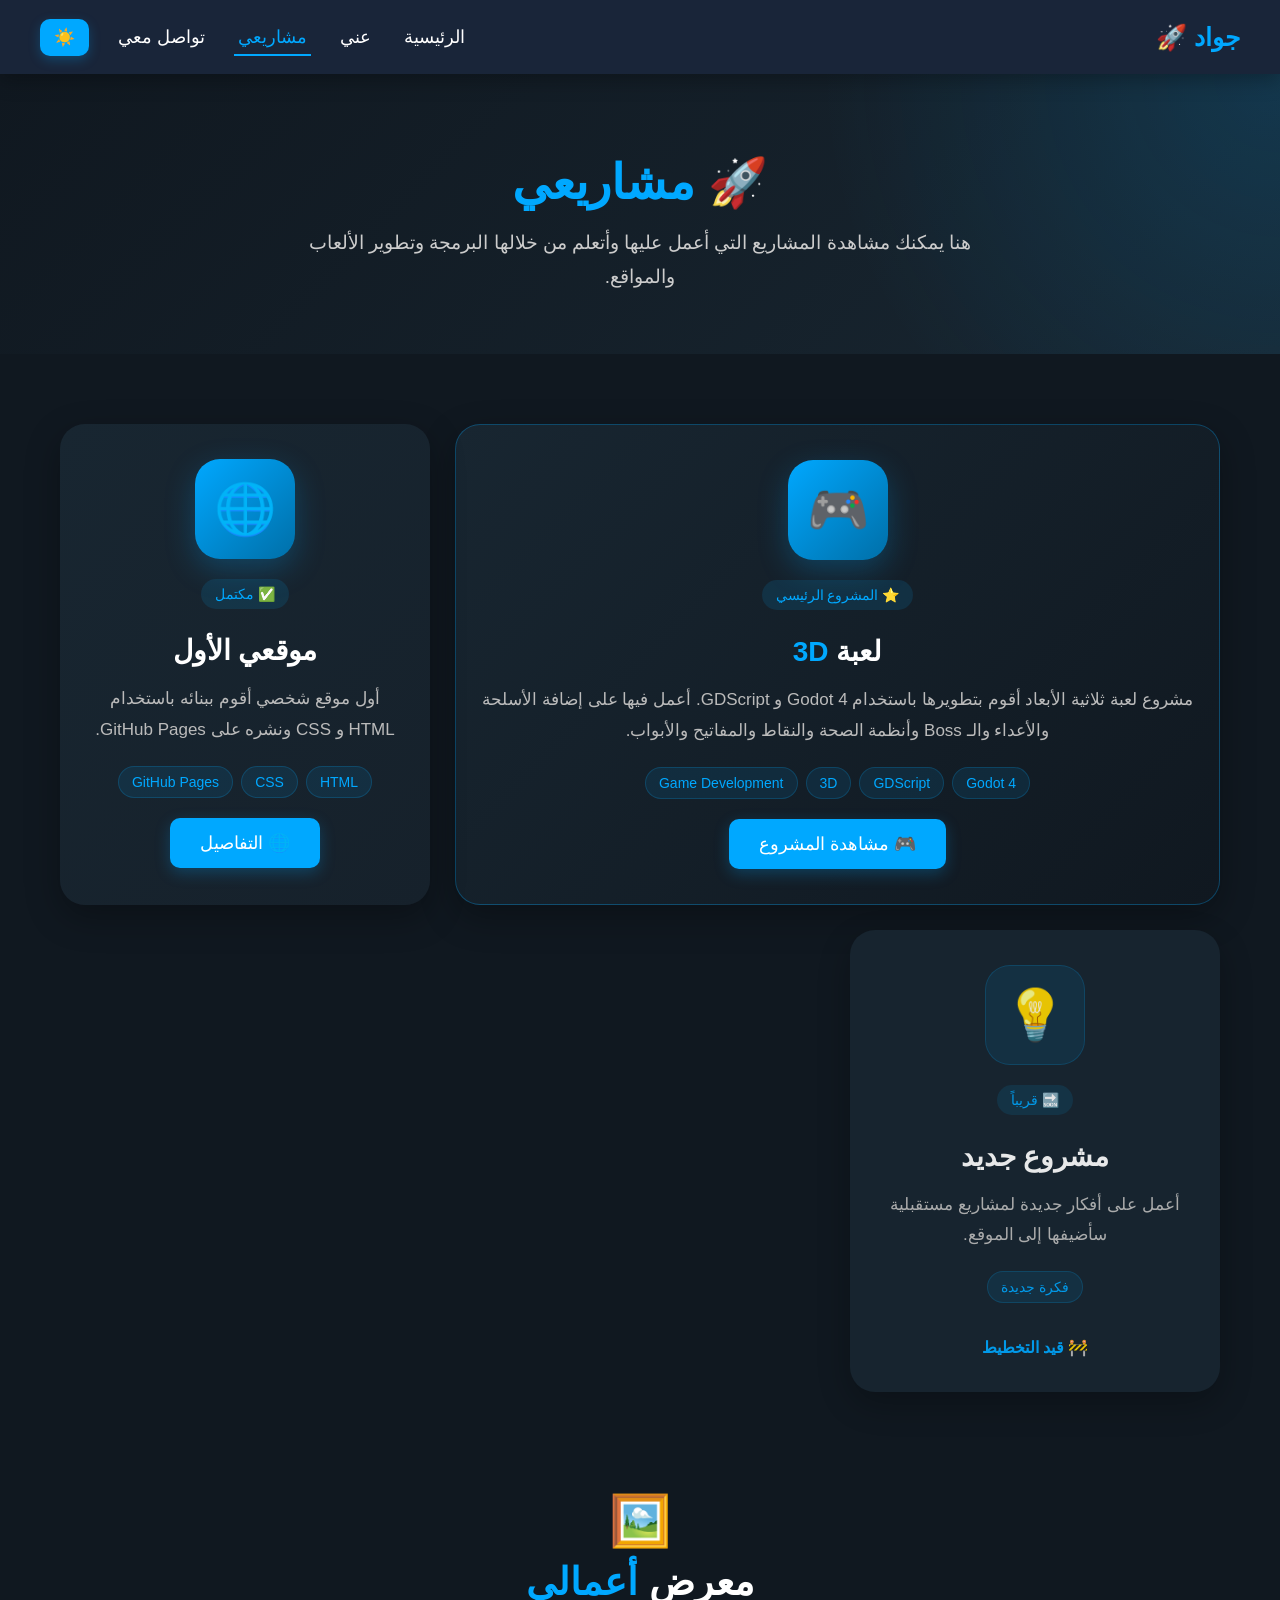
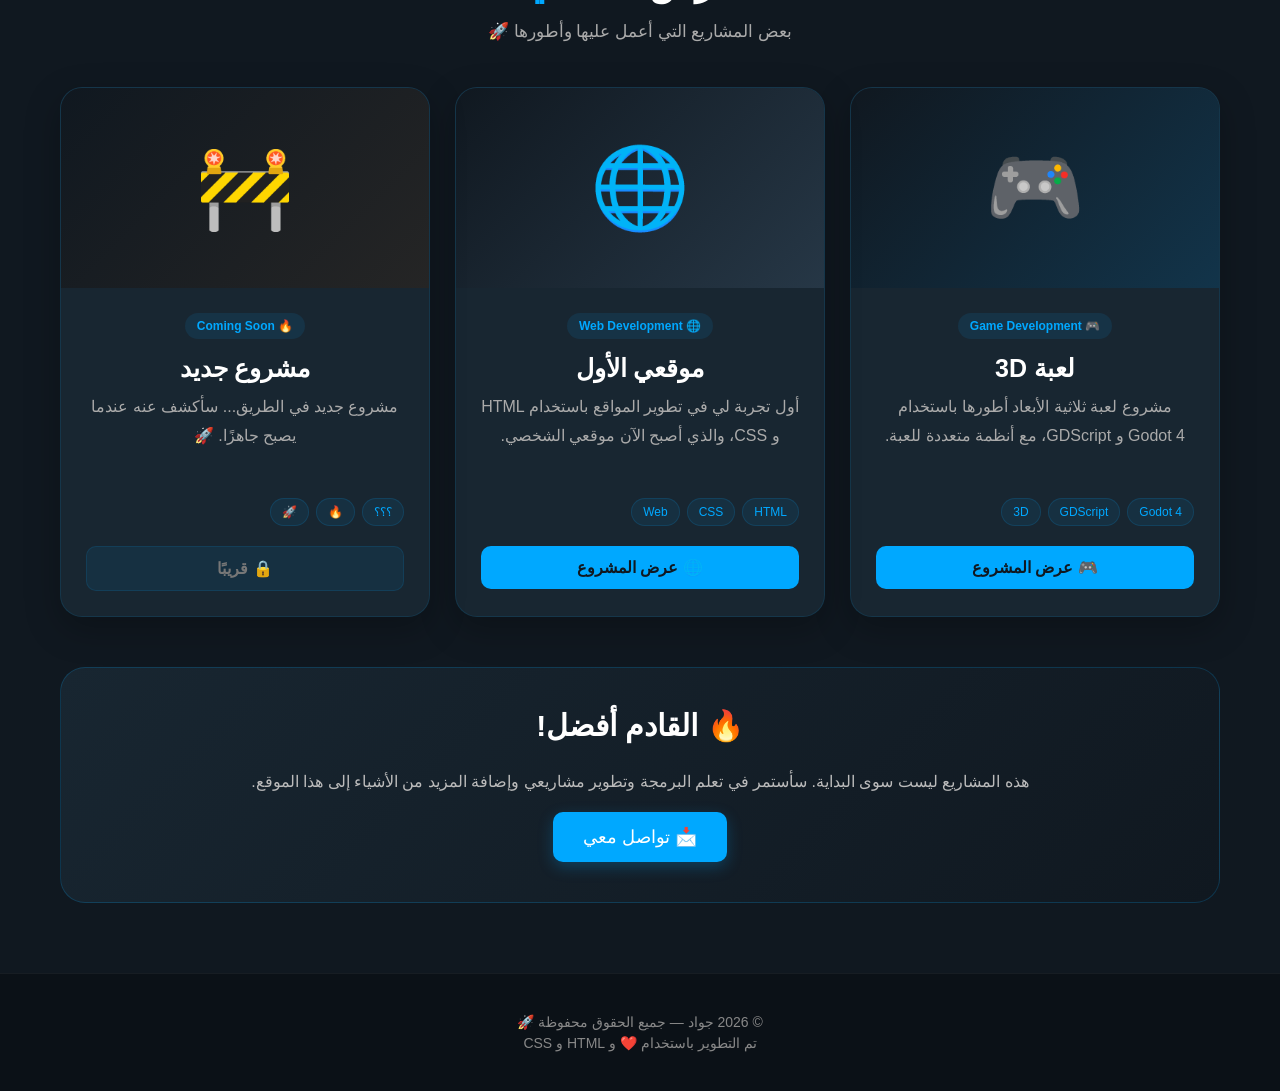
<file: projects.html>
<!DOCTYPE html>
<html lang="ar" dir="rtl">

<head>
    <meta charset="UTF-8">
    <meta name="viewport" content="width=device-width, initial-scale=1.0">

    <title>مشاريعي | جواد</title>

    <link rel="stylesheet" href="style.css">

    <style>

        /* =========================
           رأس صفحة المشاريع
        ========================== */

        .projects-hero {
            padding: 80px 20px 60px;

            background:
                radial-gradient(
                    circle at top right,
                    rgba(0, 168, 255, 0.15),
                    transparent 35%
                ),
                linear-gradient(
                    135deg,
                    #101820,
                    #182631
                );
        }

        .projects-hero h1 {
            font-size: 48px;
            margin: 0 0 15px;
        }

        .projects-hero h1 span {
            color: #00a8ff;
        }

        .projects-hero p {
            max-width: 700px;
            margin: auto;
            color: #cccccc;
            font-size: 19px;
            line-height: 1.8;
        }


        /* =========================
           حاوية المشاريع
        ========================== */

        .projects-container {
            max-width: 1200px;
            margin: auto;
            padding: 70px 20px;
        }


        /* =========================
           شبكة المشاريع
        ========================== */

        .project-list {
            display: grid;
            grid-template-columns: repeat(3, 1fr);
            gap: 25px;
        }


        /* =========================
           بطاقة المشروع
        ========================== */

        .project-box {
            position: relative;

            padding: 35px 25px;

            background: #182631;

            border-radius: 25px;

            box-shadow:
                0 12px 35px rgba(0, 0, 0, 0.3);

            transition:
                transform 0.35s ease,
                box-shadow 0.35s ease;

            overflow: hidden;
        }

        .project-box::before {
            content: "";

            position: absolute;

            top: 0;
            right: 0;

            width: 100%;
            height: 4px;

            background: #00a8ff;

            transform: scaleX(0);

            transform-origin: right;

            transition: 0.4s;
        }

        .project-box:hover {
            transform: translateY(-10px);

            box-shadow:
                0 20px 45px rgba(0, 0, 0, 0.4);
        }

        .project-box:hover::before {
            transform: scaleX(1);
        }


        /* =========================
           المشروع الرئيسي
        ========================== */

        .main-project {
            grid-column: span 2;

            border: 1px solid
                rgba(0, 168, 255, 0.3);

            background:
                linear-gradient(
                    135deg,
                    #182631,
                    #101820
                );
        }


        /* =========================
           أيقونة المشروع
        ========================== */

        .project-large-icon {
            width: 100px;
            height: 100px;

            margin: 0 auto 20px;

            display: flex;

            justify-content: center;
            align-items: center;

            border-radius: 25px;

            background:
                linear-gradient(
                    135deg,
                    #00a8ff,
                    #006fa8
                );

            font-size: 50px;

            box-shadow:
                0 10px 30px
                rgba(0, 168, 255, 0.25);
        }

        .project-box h2 {
            font-size: 28px;
            margin: 10px 0;
        }

        .project-box h2 span {
            color: #00a8ff;
        }

        .project-box p {
            color: #bbbbbb;
            font-size: 17px;
            line-height: 1.8;
        }


        /* =========================
           التقنيات
        ========================== */

        .tech-list {
            display: flex;

            justify-content: center;

            flex-wrap: wrap;

            gap: 8px;

            margin: 20px 0;
        }

        .tech {
            padding: 7px 13px;

            border-radius: 20px;

            background:
                rgba(0, 168, 255, 0.1);

            color: #00a8ff;

            border: 1px solid
                rgba(0, 168, 255, 0.2);

            font-size: 14px;
        }


        /* =========================
           شارة المشروع
        ========================== */

        .project-status {
            display: inline-block;

            padding: 7px 14px;

            border-radius: 20px;

            background:
                rgba(0, 168, 255, 0.12);

            color: #00a8ff;

            font-size: 14px;

            margin-bottom: 15px;
        }


        /* =========================
           مشروع الموقع
        ========================== */

        .website-project {
            background:
                linear-gradient(
                    135deg,
                    #182631,
                    #16212b
                );
        }


        /* =========================
           المشروع القادم
        ========================== */

        .future-project {
            opacity: 0.9;
        }

        .future-project .project-large-icon {
            background:
                rgba(0, 168, 255, 0.1);

            color: #00a8ff;

            box-shadow: none;

            border: 1px solid
                rgba(0, 168, 255, 0.2);
        }


        /* =========================
           قسم التطوير
        ========================== */

        .development-box {
            margin-top: 50px;

            padding: 40px;

            border-radius: 25px;

            background:
                linear-gradient(
                    135deg,
                    #182631,
                    #101820
                );

            border: 1px solid
                rgba(0, 168, 255, 0.2);
        }

        .development-box h2 {
            font-size: 30px;
            margin-top: 0;
        }

        .development-box p {
            color: #bbbbbb;
            line-height: 1.8;
        }


        /* ==================================================
           🖼️ معرض الأعمال الجديد
        ================================================== */

        .portfolio-gallery {
            margin-top: 100px;
        }

        .gallery-title {
            text-align: center;
            margin-bottom: 45px;
        }

        .gallery-title .gallery-icon {
            font-size: 50px;
            margin-bottom: 10px;
        }

        .gallery-title h2 {
            font-size: 38px;
            margin: 10px 0;
        }

        .gallery-title h2 span {
            color: #00a8ff;
        }

        .gallery-title p {
            color: #aaaaaa;
            font-size: 17px;
        }


        /* شبكة المعرض */

        .gallery-grid {
            display: grid;

            grid-template-columns:
                repeat(3, 1fr);

            gap: 25px;
        }


        /* بطاقة المعرض */

        .gallery-card {
            position: relative;

            background: #182631;

            border-radius: 22px;

            overflow: hidden;

            border: 1px solid
                rgba(0, 168, 255, 0.12);

            box-shadow:
                0 12px 35px rgba(0, 0, 0, 0.25);

            transition:
                transform 0.35s ease,
                box-shadow 0.35s ease,
                border-color 0.35s ease;
        }

        .gallery-card:hover {
            transform: translateY(-10px);

            border-color:
                rgba(0, 168, 255, 0.5);

            box-shadow:
                0 20px 45px rgba(0, 0, 0, 0.4);
        }


        /* الجزء العلوي */

        .gallery-image {
            height: 200px;

            display: flex;

            justify-content: center;
            align-items: center;

            font-size: 80px;

            background:
                linear-gradient(
                    135deg,
                    #101820,
                    #203746
                );
        }

        .gallery-game {
            background:
                linear-gradient(
                    135deg,
                    #101820,
                    #12344a
                );
        }

        .gallery-website {
            background:
                linear-gradient(
                    135deg,
                    #101820,
                    #263746
                );
        }

        .gallery-future {
            background:
                linear-gradient(
                    135deg,
                    #101820,
                    #252525
                );
        }


        /* محتوى البطاقة */

        .gallery-content {
            padding: 25px;
        }

        .gallery-tag {
            display: inline-block;

            padding: 6px 12px;

            border-radius: 20px;

            background:
                rgba(0, 168, 255, 0.1);

            color: #00a8ff;

            font-size: 12px;

            font-weight: bold;
        }

        .gallery-content h3 {
            font-size: 25px;
            margin: 15px 0 10px;
        }

        .gallery-content p {
            color: #aaaaaa;

            line-height: 1.8;

            min-height: 85px;

            margin: 0;
        }


        /* تقنيات المعرض */

        .gallery-tech {
            display: flex;

            flex-wrap: wrap;

            gap: 7px;

            margin: 20px 0;
        }

        .gallery-tech span {
            padding: 6px 11px;

            border-radius: 20px;

            background:
                rgba(0, 168, 255, 0.08);

            color: #00a8ff;

            border: 1px solid
                rgba(0, 168, 255, 0.15);

            font-size: 12px;
        }


        /* زر المعرض */

        .gallery-button {
            display: block;

            text-align: center;

            padding: 12px;

            border-radius: 10px;

            background: #00a8ff;

            color: #101820;

            text-decoration: none;

            font-weight: bold;

            transition: 0.3s;
        }

        .gallery-button:hover {
            transform: translateY(-3px);

            box-shadow:
                0 8px 20px
                rgba(0, 168, 255, 0.25);
        }


        /* زر المشروع القادم */

        .gallery-button.disabled {
            background:
                rgba(0, 168, 255, 0.08);

            color: #777777;

            border: 1px solid
                rgba(0, 168, 255, 0.12);

            cursor: default;
        }

        .gallery-button.disabled:hover {
            transform: none;

            box-shadow: none;
        }


        /* =========================
           الوضع الفاتح
        ========================== */

        body.light-mode .projects-hero {
            background:
                radial-gradient(
                    circle at top right,
                    rgba(0, 119, 204, 0.12),
                    transparent 35%
                ),
                linear-gradient(
                    135deg,
                    #ffffff,
                    #eaf4ff
                );
        }

        body.light-mode .projects-hero p {
            color: #555555;
        }

        body.light-mode .project-box {
            background: white;

            box-shadow:
                0 10px 30px
                rgba(0, 0, 0, 0.1);
        }

        body.light-mode .main-project {
            background:
                linear-gradient(
                    135deg,
                    #ffffff,
                    #eaf4ff
                );
        }

        body.light-mode .project-box p {
            color: #555555;
        }

        body.light-mode .development-box {
            background:
                linear-gradient(
                    135deg,
                    #ffffff,
                    #eaf4ff
                );
        }

        body.light-mode .development-box p {
            color: #555555;
        }


        /* =========================
           معرض الأعمال - الوضع الفاتح
        ========================== */

        body.light-mode .gallery-title p {
            color: #666666;
        }

        body.light-mode .gallery-card {
            background: white;

            border-color:
                rgba(0, 0, 0, 0.08);

            box-shadow:
                0 10px 30px
                rgba(0, 0, 0, 0.08);
        }

        body.light-mode .gallery-content p {
            color: #666666;
        }

        body.light-mode .gallery-image {
            background:
                linear-gradient(
                    135deg,
                    #eaf4ff,
                    #ffffff
                );
        }

        body.light-mode .gallery-game,
        body.light-mode .gallery-website {
            background:
                linear-gradient(
                    135deg,
                    #eaf4ff,
                    #ffffff
                );
        }

        body.light-mode .gallery-future {
            background:
                linear-gradient(
                    135deg,
                    #f3f3f3,
                    #ffffff
                );
        }

        body.light-mode .gallery-tech span {
            background:
                rgba(0, 119, 204, 0.06);
        }

        body.light-mode .gallery-button.disabled {
            background: #eeeeee;

            color: #777777;
        }


        /* =========================
           الهاتف
        ========================== */

        @media (max-width: 900px) {

            .project-list {
                grid-template-columns: 1fr;
            }

            .main-project {
                grid-column: span 1;
            }

            .gallery-grid {
                grid-template-columns: 1fr;
            }

            .gallery-card {
                max-width: 600px;

                width: 100%;

                margin: auto;
            }

        }


        @media (max-width: 600px) {

            .projects-hero h1 {
                font-size: 36px;
            }

            .projects-container {
                padding: 50px 20px;
            }

            .project-box {
                padding: 30px 20px;
            }

            .development-box {
                padding: 30px 20px;
            }

            .portfolio-gallery {
                margin-top: 70px;
            }

            .gallery-title h2 {
                font-size: 30px;
            }

            .gallery-image {
                height: 170px;

                font-size: 65px;
            }

            .gallery-content {
                padding: 22px;
            }

        }

    </style>

</head>


<body>


    <!-- =========================
         شريط التنقل
    ========================== -->

    <nav class="navbar">

        <h2>جواد 🚀</h2>

        <div class="nav-links">

            <a href="index.html">
                الرئيسية
            </a>

            <a href="about.html">
                عني
            </a>

            <a href="projects.html" class="active">
                مشاريعي
            </a>

            <a href="contact.html">
                تواصل معي
            </a>

            <button
                id="theme-button"
                class="theme-button">
                ☀️
            </button>

        </div>

    </nav>


    <!-- =========================
         مقدمة
    ========================== -->

    <section class="projects-hero">

        <h1>
            🚀 <span>مشاريعي</span>
        </h1>

        <p>
            هنا يمكنك مشاهدة المشاريع التي أعمل عليها
            وأتعلم من خلالها البرمجة وتطوير الألعاب والمواقع.
        </p>

    </section>


    <!-- =========================
         المشاريع
    ========================== -->

    <main class="projects-container">


        <div class="project-list">


            <!-- المشروع الرئيسي -->

            <div class="project-box main-project">

                <div class="project-large-icon">
                    🎮
                </div>

                <span class="project-status">
                    ⭐ المشروع الرئيسي
                </span>

                <h2>
                    لعبة <span>3D</span>
                </h2>

                <p>
                    مشروع لعبة ثلاثية الأبعاد أقوم بتطويرها
                    باستخدام Godot 4 و GDScript.
                    أعمل فيها على إضافة الأسلحة والأعداء
                    والـ Boss وأنظمة الصحة والنقاط والمفاتيح والأبواب.
                </p>


                <div class="tech-list">

                    <span class="tech">
                        Godot 4
                    </span>

                    <span class="tech">
                        GDScript
                    </span>

                    <span class="tech">
                        3D
                    </span>

                    <span class="tech">
                        Game Development
                    </span>

                </div>


                <a
                    href="project2.html"
                    class="button">

                    🎮 مشاهدة المشروع

                </a>

            </div>


            <!-- الموقع -->

            <div class="project-box website-project">

                <div class="project-large-icon">
                    🌐
                </div>

                <span class="project-status">
                    ✅ مكتمل
                </span>

                <h2>
                    موقعي الأول
                </h2>

                <p>
                    أول موقع شخصي أقوم ببنائه
                    باستخدام HTML و CSS ونشره
                    على GitHub Pages.
                </p>


                <div class="tech-list">

                    <span class="tech">
                        HTML
                    </span>

                    <span class="tech">
                        CSS
                    </span>

                    <span class="tech">
                        GitHub Pages
                    </span>

                </div>


                <a
                    href="project1.html"
                    class="button">

                    🌐 التفاصيل

                </a>

            </div>


            <!-- مشروع قادم -->

            <div class="project-box future-project">

                <div class="project-large-icon">
                    💡
                </div>

                <span class="project-status">
                    🔜 قريباً
                </span>

                <h2>
                    مشروع جديد
                </h2>

                <p>
                    أعمل على أفكار جديدة لمشاريع
                    مستقبلية سأضيفها إلى الموقع.
                </p>


                <div class="tech-list">

                    <span class="tech">
                        فكرة جديدة
                    </span>

                </div>


                <span class="coming-soon">
                    🚧 قيد التخطيط
                </span>

            </div>


        </div>


        <!-- =========================
             🖼️ معرض الأعمال
        ========================== -->

        <section class="portfolio-gallery">

            <div class="gallery-title">

                <div class="gallery-icon">
                    🖼️
                </div>

                <h2>
                    معرض <span>أعمالي</span>
                </h2>

                <p>
                    بعض المشاريع التي أعمل عليها وأطورها 🚀
                </p>

            </div>


            <div class="gallery-grid">


                <!-- 🎮 لعبة 3D -->

                <article class="gallery-card">

                    <div class="gallery-image gallery-game">
                        🎮
                    </div>

                    <div class="gallery-content">

                        <span class="gallery-tag">
                            🎮 Game Development
                        </span>

                        <h3>
                            لعبة 3D
                        </h3>

                        <p>
                            مشروع لعبة ثلاثية الأبعاد أطورها
                            باستخدام Godot 4 و GDScript،
                            مع أنظمة متعددة للعبة.
                        </p>


                        <div class="gallery-tech">

                            <span>Godot 4</span>
                            <span>GDScript</span>
                            <span>3D</span>

                        </div>


                        <a
                            href="project2.html"
                            class="gallery-button">

                            🎮 عرض المشروع

                        </a>

                    </div>

                </article>


                <!-- 🌐 الموقع -->

                <article class="gallery-card">

                    <div class="gallery-image gallery-website">
                        🌐
                    </div>

                    <div class="gallery-content">

                        <span class="gallery-tag">
                            🌐 Web Development
                        </span>

                        <h3>
                            موقعي الأول
                        </h3>

                        <p>
                            أول تجربة لي في تطوير المواقع
                            باستخدام HTML و CSS،
                            والذي أصبح الآن موقعي الشخصي.
                        </p>


                        <div class="gallery-tech">

                            <span>HTML</span>
                            <span>CSS</span>
                            <span>Web</span>

                        </div>


                        <a
                            href="project1.html"
                            class="gallery-button">

                            🌐 عرض المشروع

                        </a>

                    </div>

                </article>


                <!-- 🚧 مشروع قادم -->

                <article class="gallery-card">

                    <div class="gallery-image gallery-future">
                        🚧
                    </div>

                    <div class="gallery-content">

                        <span class="gallery-tag">
                            🔥 Coming Soon
                        </span>

                        <h3>
                            مشروع جديد
                        </h3>

                        <p>
                            مشروع جديد في الطريق...
                            سأكشف عنه عندما يصبح جاهزًا. 🚀
                        </p>


                        <div class="gallery-tech">

                            <span>؟؟؟</span>
                            <span>🔥</span>
                            <span>🚀</span>

                        </div>


                        <span class="gallery-button disabled">
                            🔒 قريبًا
                        </span>

                    </div>

                </article>


            </div>

        </section>


        <!-- =========================
             قسم التطوير
        ========================== -->

        <div class="development-box">

            <h2>
                🔥 القادم أفضل!
            </h2>

            <p>
                هذه المشاريع ليست سوى البداية.
                سأستمر في تعلم البرمجة وتطوير مشاريعي
                وإضافة المزيد من الأشياء إلى هذا الموقع.
            </p>

            <a
                href="contact.html"
                class="button">

                📩 تواصل معي

            </a>

        </div>


    </main>


    <!-- =========================
         Footer
    ========================== -->

    <footer>

        <p>
            © 2026 جواد — جميع الحقوق محفوظة 🚀
        </p>

        <p>
            تم التطوير باستخدام ❤️ و HTML و CSS
        </p>

    </footer>


    <!-- =========================
         الوضع الليلي / الفاتح
         ⚠️ محفوظ كما هو
    ========================== -->

    <script>

        const themeButton =
            document.getElementById("theme-button");

        const savedTheme =
            localStorage.getItem("theme");


        if (savedTheme === "light") {

            document.body.classList.add("light-mode");

            themeButton.textContent = "🌙";

        }


        themeButton.addEventListener(
            "click",
            function () {

                document.body.classList.toggle(
                    "light-mode"
                );


                if (
                    document.body.classList.contains(
                        "light-mode"
                    )
                ) {

                    themeButton.textContent = "🌙";

                    localStorage.setItem(
                        "theme",
                        "light"
                    );

                } else {

                    themeButton.textContent = "☀️";

                    localStorage.setItem(
                        "theme",
                        "dark"
                    );

                }

            }
        );

    </script>

</body>

</html>
</file>
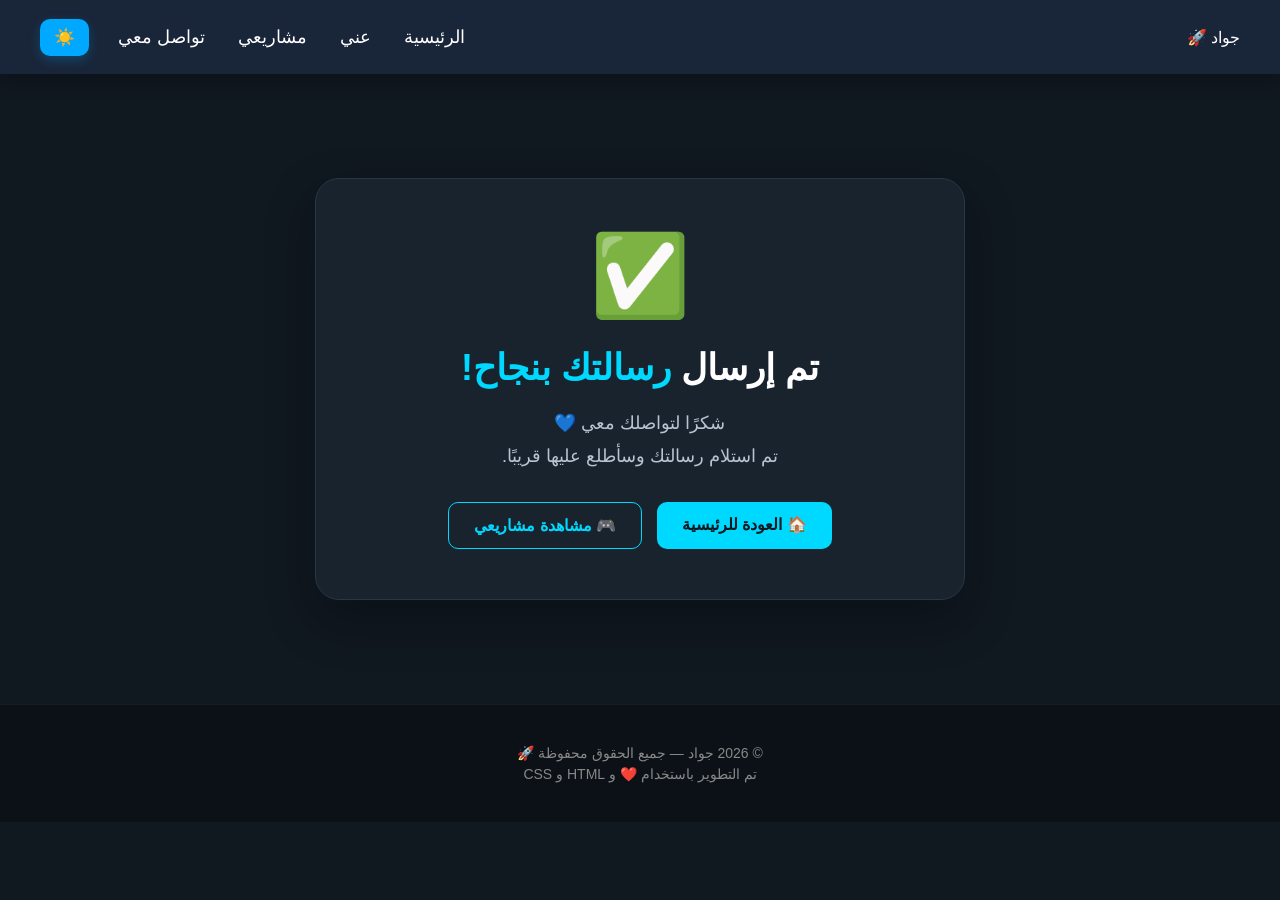
<file: success.html>
<!DOCTYPE html>
<html lang="ar" dir="rtl">

<head>
    <meta charset="UTF-8">
    <meta name="viewport" content="width=device-width, initial-scale=1.0">

    <title>تم الإرسال | جواد</title>

    <link rel="stylesheet" href="style.css">

    <style>
        .success-container {
            min-height: 70vh;
            display: flex;
            justify-content: center;
            align-items: center;
            padding: 50px 20px;
        }

        .success-card {
            max-width: 650px;
            width: 100%;
            text-align: center;
            background: #18232e;
            border: 1px solid #263746;
            border-radius: 24px;
            padding: 50px 30px;
            box-shadow: 0 20px 50px rgba(0, 0, 0, 0.3);
            animation: successAppear 0.7s ease;
        }

        @keyframes successAppear {
            from {
                opacity: 0;
                transform: translateY(30px) scale(0.97);
            }

            to {
                opacity: 1;
                transform: translateY(0) scale(1);
            }
        }

        .success-icon {
            font-size: 80px;
            margin-bottom: 20px;
        }

        .success-card h1 {
            font-size: 36px;
            margin-bottom: 15px;
        }

        .success-card h1 span {
            color: #00d9ff;
        }

        .success-card p {
            color: #b8c4d0;
            font-size: 18px;
            line-height: 1.8;
            margin-bottom: 30px;
        }

        .success-buttons {
            display: flex;
            justify-content: center;
            gap: 15px;
            flex-wrap: wrap;
        }

        .success-button {
            display: inline-block;
            padding: 13px 25px;
            border-radius: 10px;
            background: #00d9ff;
            color: #101820;
            text-decoration: none;
            font-weight: bold;
            transition: 0.3s;
        }

        .success-button:hover {
            transform: translateY(-3px);
            box-shadow: 0 8px 20px rgba(0, 217, 255, 0.25);
        }

        .success-button.secondary {
            background: transparent;
            color: #00d9ff;
            border: 1px solid #00d9ff;
        }

        body.light-mode .success-card {
            background: white;
            border-color: #ddd;
            box-shadow: 0 15px 40px rgba(0, 0, 0, 0.08);
        }

        body.light-mode .success-card p {
            color: #666;
        }

        body.light-mode .success-button.secondary {
            color: #008eaa;
            border-color: #008eaa;
        }

        @media (max-width: 600px) {

            .success-card {
                padding: 40px 20px;
            }

            .success-card h1 {
                font-size: 28px;
            }

            .success-card p {
                font-size: 16px;
            }

            .success-icon {
                font-size: 65px;
            }

            .success-buttons {
                flex-direction: column;
            }

            .success-button {
                width: auto;
            }
        }
    </style>
</head>

<body>

    <!-- شريط التنقل -->
    <nav class="navbar">

        <div class="logo">
            جواد 🚀
        </div>

        <div class="nav-links">

            <a href="index.html">الرئيسية</a>

            <a href="about.html">عني</a>

            <a href="projects.html">مشاريعي</a>

            <a href="contact.html">تواصل معي</a>

            <button id="theme-button" class="theme-button">
                ☀️
            </button>

        </div>

    </nav>


    <!-- رسالة النجاح -->
    <main class="success-container">

        <div class="success-card">

            <div class="success-icon">
                ✅
            </div>

            <h1>
                تم إرسال <span>رسالتك بنجاح!</span>
            </h1>

            <p>
                شكرًا لتواصلك معي 💙
                <br>
                تم استلام رسالتك وسأطلع عليها قريبًا.
            </p>

            <div class="success-buttons">

                <a href="index.html" class="success-button">
                    🏠 العودة للرئيسية
                </a>

                <a href="projects.html" class="success-button secondary">
                    🎮 مشاهدة مشاريعي
                </a>

            </div>

        </div>

    </main>


    <!-- التذييل -->
    <footer>

        <p>
            © 2026 جواد — جميع الحقوق محفوظة 🚀
        </p>

        <p>
            تم التطوير باستخدام ❤️ و HTML و CSS
        </p>

    </footer>


    <!-- الوضع الليلي -->
    <script>

        const themeButton = document.getElementById("theme-button");

        const savedTheme = localStorage.getItem("theme");

        if (savedTheme === "light") {

            document.body.classList.add("light-mode");

            themeButton.textContent = "🌙";

        }


        themeButton.addEventListener("click", function () {

            document.body.classList.toggle("light-mode");

            if (document.body.classList.contains("light-mode")) {

                themeButton.textContent = "🌙";

                localStorage.setItem("theme", "light");

            } else {

                themeButton.textContent = "☀️";

                localStorage.setItem("theme", "dark");

            }

        });

    </script>

</body>

</html>
</file>
<file: style.css>
/* =========================
   الإعدادات الأساسية
========================= */

* {
    box-sizing: border-box;
}

html {
    scroll-behavior: smooth;
}

body {
    margin: 0;
    font-family: Arial, sans-serif;
    background: #101820;
    color: white;
    text-align: center;

    transition:
        background 0.4s ease,
        color 0.4s ease;

    animation: pageLoad 0.7s ease;
}

@keyframes pageLoad {
    from {
        opacity: 0;
        transform: translateY(10px);
    }

    to {
        opacity: 1;
        transform: translateY(0);
    }
}


/* =========================
   شريط التنقل
========================= */

.navbar {
    background: rgba(27, 38, 59, 0.95);

    padding: 18px 40px;

    display: flex;
    justify-content: space-between;
    align-items: center;

    position: sticky;
    top: 0;

    z-index: 1000;

    box-shadow: 0 5px 20px rgba(0, 0, 0, 0.3);

    backdrop-filter: blur(12px);

    transition: 0.4s;
}

.navbar h2 {
    margin: 0;

    color: #00a8ff;

    font-size: 25px;

    transition: 0.3s;
}

.navbar h2:hover {
    transform: scale(1.05);
}


/* =========================
   روابط التنقل
========================= */

.nav-links {
    display: flex;

    gap: 25px;

    align-items: center;
}

.nav-links a {
    position: relative;

    color: white;

    text-decoration: none;

    font-size: 18px;

    padding: 8px 4px;

    transition: 0.3s;
}

.nav-links a::after {
    content: "";

    position: absolute;

    bottom: 0;
    right: 0;

    width: 0;
    height: 2px;

    background: #00a8ff;

    transition: 0.3s;
}

.nav-links a:hover {
    color: #00a8ff;
}

.nav-links a:hover::after {
    width: 100%;
}

.nav-links a.active {
    color: #00a8ff;
}

.nav-links a.active::after {
    width: 100%;
}


/* =========================
   زر الوضع
========================= */

.theme-button {
    padding: 8px 14px !important;

    border: none;

    border-radius: 10px;

    background: #00a8ff;

    color: white;

    font-size: 17px;

    cursor: pointer;

    transition: 0.3s;

    box-shadow: 0 4px 12px rgba(0, 168, 255, 0.25);
}

.theme-button:hover {
    background: #0097e6;

    transform: scale(1.08);
}


/* =========================
   Hero
========================= */

.hero {
    min-height: 650px;

    padding: 90px 8%;

    display: flex;

    justify-content: center;

    align-items: center;

    gap: 80px;

    background:
        radial-gradient(
            circle at top right,
            rgba(0, 168, 255, 0.18),
            transparent 35%
        ),
        linear-gradient(
            135deg,
            #101820,
            #182631
        );
}

.hero-content {
    max-width: 650px;
}

.welcome-badge {
    display: inline-block;

    padding: 10px 18px;

    border-radius: 30px;

    background: rgba(0, 168, 255, 0.12);

    color: #00a8ff;

    font-size: 17px;

    margin-bottom: 20px;

    border: 1px solid rgba(0, 168, 255, 0.25);
}

.hero h1 {
    font-size: 55px;

    margin: 10px 0 20px;
}

.hero h1 span {
    color: #00a8ff;
}

.hero p {
    color: #cccccc;

    font-size: 21px;

    line-height: 1.8;
}

.hero-buttons {
    display: flex;

    justify-content: center;

    gap: 15px;

    margin-top: 30px;

    flex-wrap: wrap;
}


/* =========================
   البطاقة الجانبية
========================= */

.hero-card {
    width: 300px;

    padding: 40px 30px;

    border-radius: 25px;

    background: rgba(24, 38, 49, 0.85);

    border: 1px solid rgba(0, 168, 255, 0.2);

    box-shadow:
        0 20px 50px rgba(0, 0, 0, 0.4);

    transition: 0.4s;
}

.hero-card:hover {
    transform: translateY(-10px) rotate(1deg);

    box-shadow:
        0 25px 60px rgba(0, 168, 255, 0.15);
}

.code-icon {
    width: 100px;
    height: 100px;

    margin: auto;

    display: flex;

    justify-content: center;
    align-items: center;

    border-radius: 25px;

    background: #00a8ff;

    color: white;

    font-size: 35px;

    font-weight: bold;

    box-shadow:
        0 10px 30px rgba(0, 168, 255, 0.35);
}

.hero-card h3 {
    font-size: 25px;

    margin-top: 25px;
}

.hero-card p {
    font-size: 17px;
}


/* =========================
   الأزرار
========================= */

.button {
    display: inline-block;

    padding: 14px 30px;

    font-size: 18px;

    border-radius: 10px;

    background: #00a8ff;

    color: white;

    text-decoration: none;

    transition: 0.3s;

    box-shadow:
        0 5px 15px rgba(0, 168, 255, 0.25);
}

.button:hover {
    background: #0097e6;

    transform:
        translateY(-3px)
        scale(1.03);

    box-shadow:
        0 8px 20px rgba(0, 168, 255, 0.4);
}

.secondary-button {
    background: transparent;

    border: 1px solid #00a8ff;

    box-shadow: none;
}

.secondary-button:hover {
    background: #00a8ff;
}


/* =========================
   الأقسام
========================= */

.home-section {
    padding: 90px 8%;

    max-width: 1250px;

    margin: auto;
}

.section-title {
    display: flex;

    justify-content: center;

    align-items: center;

    gap: 12px;

    margin-bottom: 45px;
}

.section-title span {
    font-size: 35px;
}

.section-title h2 {
    font-size: 35px;

    margin: 0;
}


/* =========================
   بطاقة عني
========================= */

.home-card {
    max-width: 800px;

    margin: auto;

    padding: 40px;

    border-radius: 25px;

    background: #182631;

    box-shadow:
        0 15px 40px rgba(0, 0, 0, 0.3);

    transition: 0.4s;
}

.home-card:hover {
    transform: translateY(-8px);
}

.home-card h3 {
    font-size: 26px;
}

.home-card p {
    color: #cccccc;

    font-size: 19px;

    line-height: 1.8;
}


/* =========================
   رابط نصي
========================= */

.text-button {
    display: inline-block;

    margin-top: 15px;

    color: #00a8ff;

    text-decoration: none;

    font-size: 18px;

    font-weight: bold;

    transition: 0.3s;
}

.text-button:hover {
    transform: translateX(-5px);
}


/* =========================
   المهارات
========================= */

.skills-grid {
    display: grid;

    grid-template-columns:
        repeat(4, 1fr);

    gap: 20px;
}

.skill-card {
    padding: 30px 20px;

    background: #182631;

    border-radius: 20px;

    box-shadow:
        0 10px 30px rgba(0, 0, 0, 0.3);

    transition: 0.35s;

    border: 1px solid transparent;
}

.skill-card:hover {
    transform: translateY(-10px);

    border-color: #00a8ff;

    box-shadow:
        0 15px 35px rgba(0, 168, 255, 0.15);
}

.skill-icon {
    font-size: 45px;

    margin-bottom: 15px;
}

.skill-card h3 {
    font-size: 23px;
}

.skill-card p {
    color: #bbbbbb;

    font-size: 16px;

    line-height: 1.7;
}


/* =========================
   الإحصائيات
========================= */

.stats-section {
    display: flex;

    justify-content: center;

    gap: 20px;

    flex-wrap: wrap;

    padding: 70px 8%;

    background: #182631;
}

.stat {
    min-width: 180px;

    padding: 30px;

    border-radius: 20px;

    background: #101820;

    box-shadow:
        0 10px 25px rgba(0, 0, 0, 0.25);
}

.stat strong {
    display: block;

    font-size: 42px;

    color: #00a8ff;

    margin-bottom: 8px;
}

.stat span {
    color: #cccccc;

    font-size: 17px;
}


/* =========================
   المشاريع
========================= */

.projects-grid {
    display: grid;

    grid-template-columns:
        repeat(3, 1fr);

    gap: 25px;
}

.project-card {
    position: relative;

    padding: 35px 25px;

    background: #182631;

    border-radius: 22px;

    box-shadow:
        0 10px 30px rgba(0, 0, 0, 0.3);

    transition: 0.4s;
}

.project-card:hover {
    transform: translateY(-10px);

    box-shadow:
        0 20px 45px rgba(0, 0, 0, 0.4);
}

.project-icon {
    font-size: 55px;

    margin-bottom: 15px;
}

.project-card h3 {
    font-size: 24px;
}

.project-card p {
    color: #bbbbbb;

    font-size: 17px;

    line-height: 1.7;
}

.featured-project {
    border: 1px solid #00a8ff;

    box-shadow:
        0 10px 35px rgba(0, 168, 255, 0.12);
}

.project-badge {
    display: inline-block;

    padding: 6px 12px;

    border-radius: 20px;

    background: rgba(0, 168, 255, 0.12);

    color: #00a8ff;

    font-size: 14px;
}

.coming-soon {
    display: inline-block;

    margin-top: 15px;

    color: #00a8ff;

    font-weight: bold;
}


/* =========================
   الإنجازات
========================= */

.achievements {
    max-width: 850px;

    margin: auto;

    display: flex;

    flex-direction: column;

    gap: 18px;
}

.achievement {
    display: flex;

    align-items: center;

    text-align: right;

    gap: 20px;

    padding: 25px;

    background: #182631;

    border-radius: 18px;

    transition: 0.3s;
}

.achievement:hover {
    transform: translateX(-8px);
}

.achievement > span {
    font-size: 38px;
}

.achievement h3 {
    margin: 0 0 7px;

    font-size: 21px;
}

.achievement p {
    margin: 0;

    color: #bbbbbb;

    font-size: 16px;
}


/* =========================
   قسم التواصل
========================= */

.contact-banner {
    margin: 40px 8% 80px;

    padding: 50px 30px;

    border-radius: 25px;

    background:
        linear-gradient(
            135deg,
            #182631,
            #101820
        );

    border: 1px solid rgba(0, 168, 255, 0.25);

    display: flex;

    justify-content: space-between;

    align-items: center;

    gap: 30px;
}

.contact-banner h2 {
    margin: 0 0 10px;

    font-size: 30px;
}

.contact-banner p {
    margin: 0;

    color: #bbbbbb;
}


/* =========================
   Footer
========================= */

footer {
    padding: 35px 20px;

    background: #0b1117;

    border-top: 1px solid rgba(255, 255, 255, 0.05);
}

footer p {
    margin: 5px;

    color: #888888;

    font-size: 14px;
}


/* =========================
   الوضع الفاتح ☀️
========================= */

body.light-mode {
    background: #f4f7fb;

    color: #182631;
}


/* Navbar */

body.light-mode .navbar {
    background: rgba(255, 255, 255, 0.95);

    box-shadow:
        0 5px 20px rgba(0, 0, 0, 0.12);
}

body.light-mode .navbar h2 {
    color: #0077cc;
}

body.light-mode .nav-links a {
    color: #182631;
}

body.light-mode .nav-links a:hover,
body.light-mode .nav-links a.active {
    color: #0077cc;
}

body.light-mode .nav-links a::after {
    background: #0077cc;
}


/* Hero */

body.light-mode .hero {
    background:
        radial-gradient(
            circle at top right,
            rgba(0, 119, 204, 0.12),
            transparent 35%
        ),
        linear-gradient(
            135deg,
            #ffffff,
            #eaf4ff
        );
}

body.light-mode .hero p {
    color: #555555;
}

body.light-mode .hero-card {
    background: rgba(255, 255, 255, 0.9);

    border-color: rgba(0, 119, 204, 0.2);

    box-shadow:
        0 20px 50px rgba(0, 0, 0, 0.12);
}


/* البطاقات */

body.light-mode .home-card,
body.light-mode .skill-card,
body.light-mode .project-card,
body.light-mode .achievement {
    background: white;

    box-shadow:
        0 10px 30px rgba(0, 0, 0, 0.1);
}

body.light-mode .home-card p,
body.light-mode .skill-card p,
body.light-mode .project-card p,
body.light-mode .achievement p {
    color: #555555;
}


/* الإحصائيات */

body.light-mode .stats-section {
    background: #eaf4ff;
}

body.light-mode .stat {
    background: white;

    box-shadow:
        0 10px 25px rgba(0, 0, 0, 0.1);
}

body.light-mode .stat span {
    color: #555555;
}


/* التواصل */

body.light-mode .contact-banner {
    background:
        linear-gradient(
            135deg,
            #ffffff,
            #eaf4ff
        );
}


/* Footer */

body.light-mode footer {
    background: #182631;
}


/* زر الوضع */

body.light-mode .theme-button {
    background: #182631;

    color: white;
}


/* =========================
   الهاتف 📱
========================= */

@media (max-width: 900px) {

    .hero {
        flex-direction: column;

        gap: 50px;

        padding: 70px 25px;
    }

    .skills-grid {
        grid-template-columns:
            repeat(2, 1fr);
    }

    .projects-grid {
        grid-template-columns:
            1fr;
    }

    .contact-banner {
        flex-direction: column;

        text-align: center;
    }
}


@media (max-width: 700px) {

    .navbar {
        padding: 15px 20px;

        flex-direction: column;

        gap: 15px;
    }

    .nav-links {
        gap: 14px;

        flex-wrap: wrap;

        justify-content: center;
    }

    .nav-links a {
        font-size: 15px;
    }

    .hero {
        min-height: auto;

        padding: 60px 20px;
    }

    .hero h1 {
        font-size: 38px;
    }

    .hero p {
        font-size: 18px;
    }

    .hero-card {
        width: 100%;

        max-width: 320px;
    }

    .home-section {
        padding: 60px 20px;
    }

    .section-title h2 {
        font-size: 28px;
    }

    .skills-grid {
        grid-template-columns:
            1fr;
    }

    .stats-section {
        padding: 50px 20px;
    }

    .stat {
        width: 100%;

        max-width: 300px;
    }

    .achievement {
        text-align: right;

        align-items: flex-start;
    }

    .contact-banner {
        margin: 20px 20px 60px;

        padding: 40px 20px;
    }

    .contact-banner h2 {
        font-size: 25px;
    }
}

.comments-section {
    padding: 60px 20px;
    max-width: 900px;
    margin: auto;
}

.comment-box {
    max-width: 600px;
    margin: 30px auto;
    display: flex;
    flex-direction: column;
    gap: 15px;
}

.comment-box input,
.comment-box textarea {
    width: 100%;
    box-sizing: border-box;
    padding: 14px;
    border-radius: 10px;
    border: 1px solid #444;
    background: #1b1b1b;
    color: white;
    font-size: 16px;
}

.comment-box textarea {
    min-height: 120px;
    resize: vertical;
}

.comment-box button {
    padding: 14px;
    border: none;
    border-radius: 10px;
    cursor: pointer;
    font-size: 16px;
    font-weight: bold;
}

#comment-status {
    text-align: center;
}

#comments-list {
    display: flex;
    flex-direction: column;
    gap: 15px;
    margin-top: 30px;
}

.comment-card {
    padding: 18px;
    border-radius: 12px;
    background: #1b1b1b;
    border: 1px solid #333;
}

.comment-card h3 {
    margin: 0 0 8px;
}

.comment-card p {
    margin: 0;
    line-height: 1.7;
}
</file>
